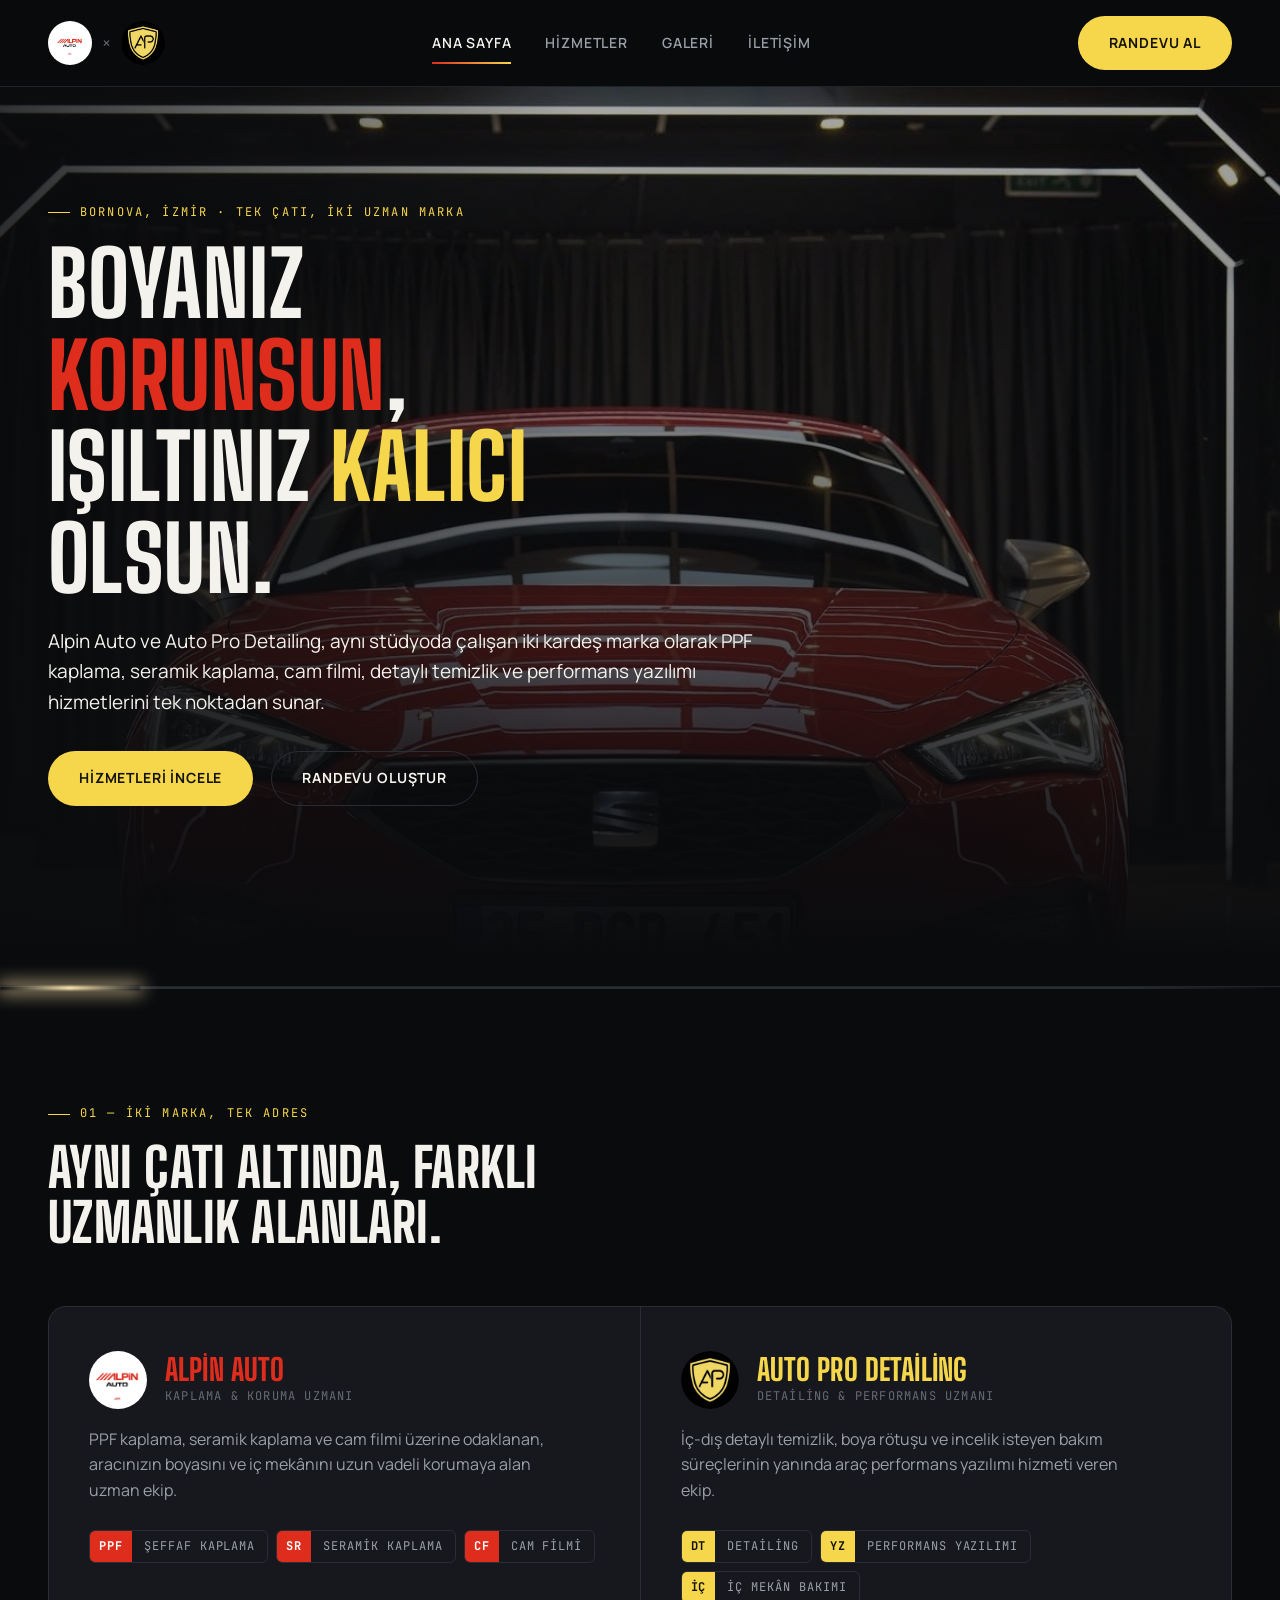
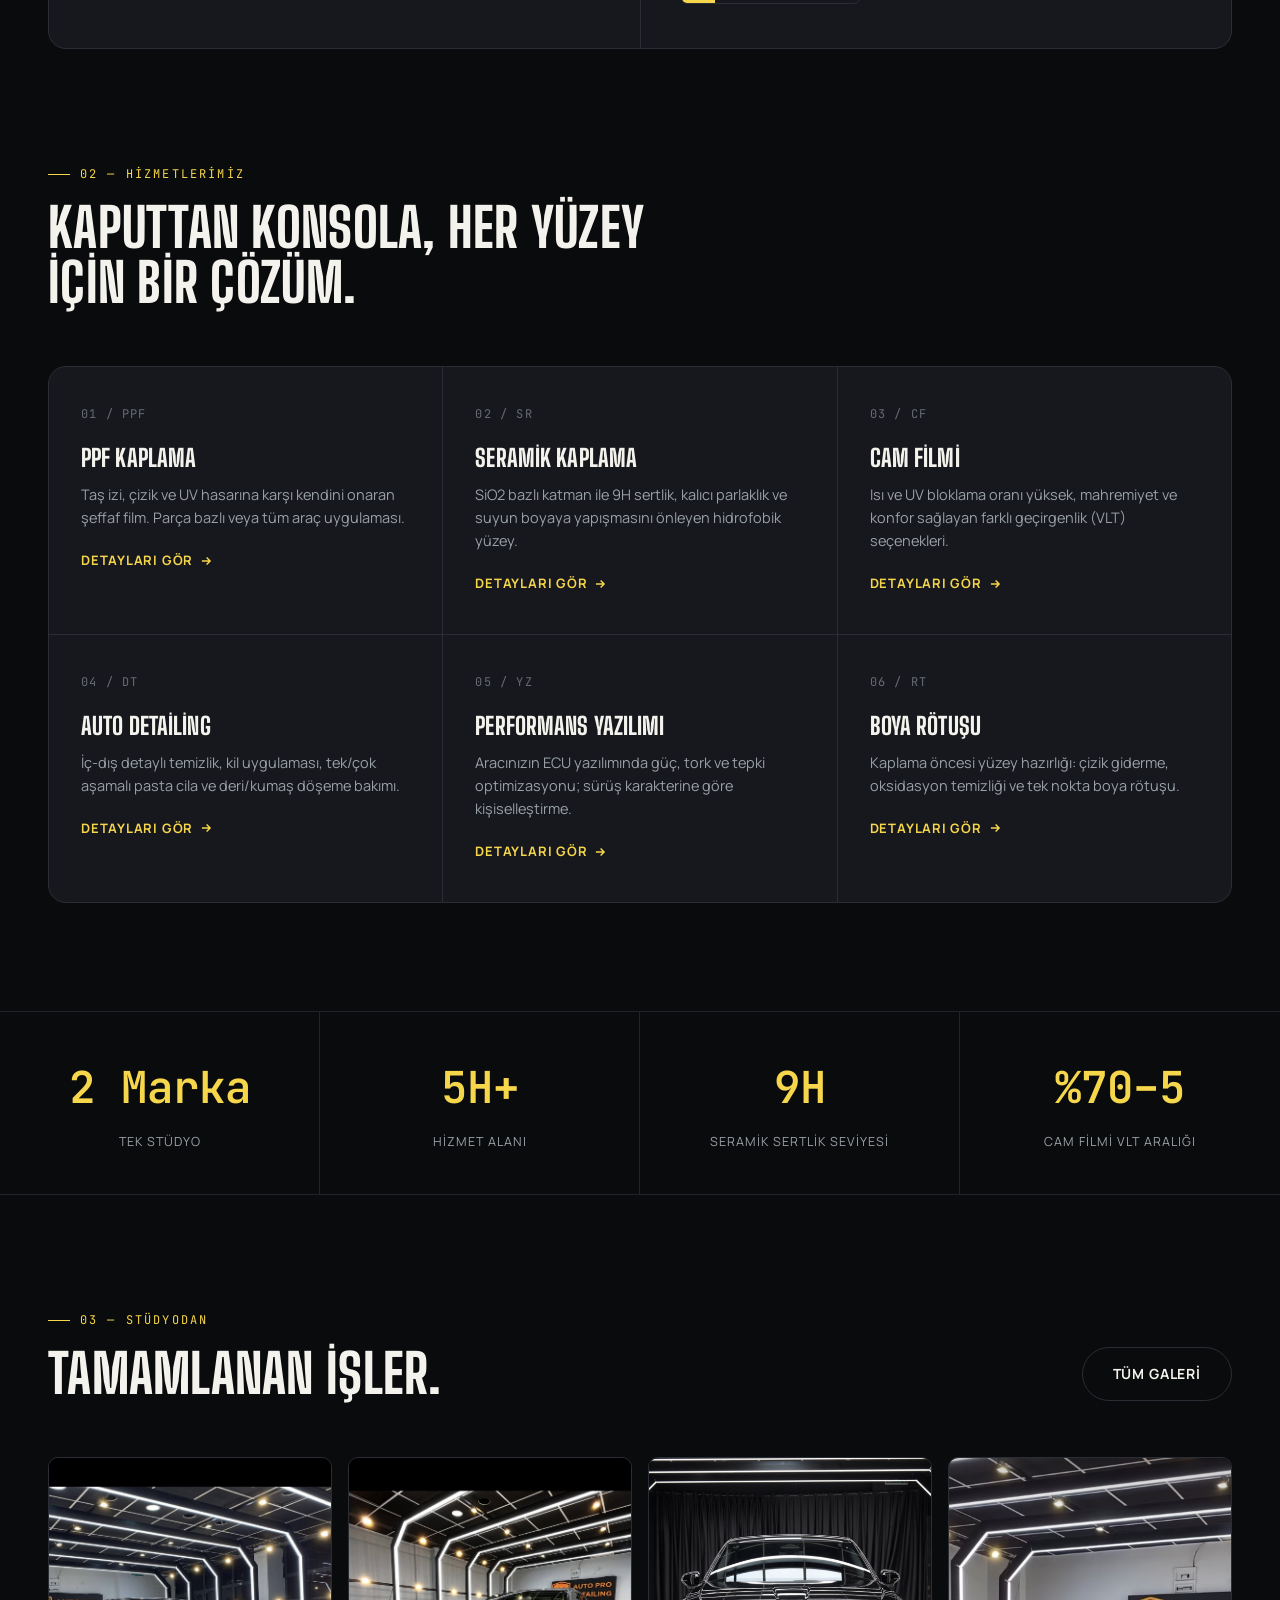
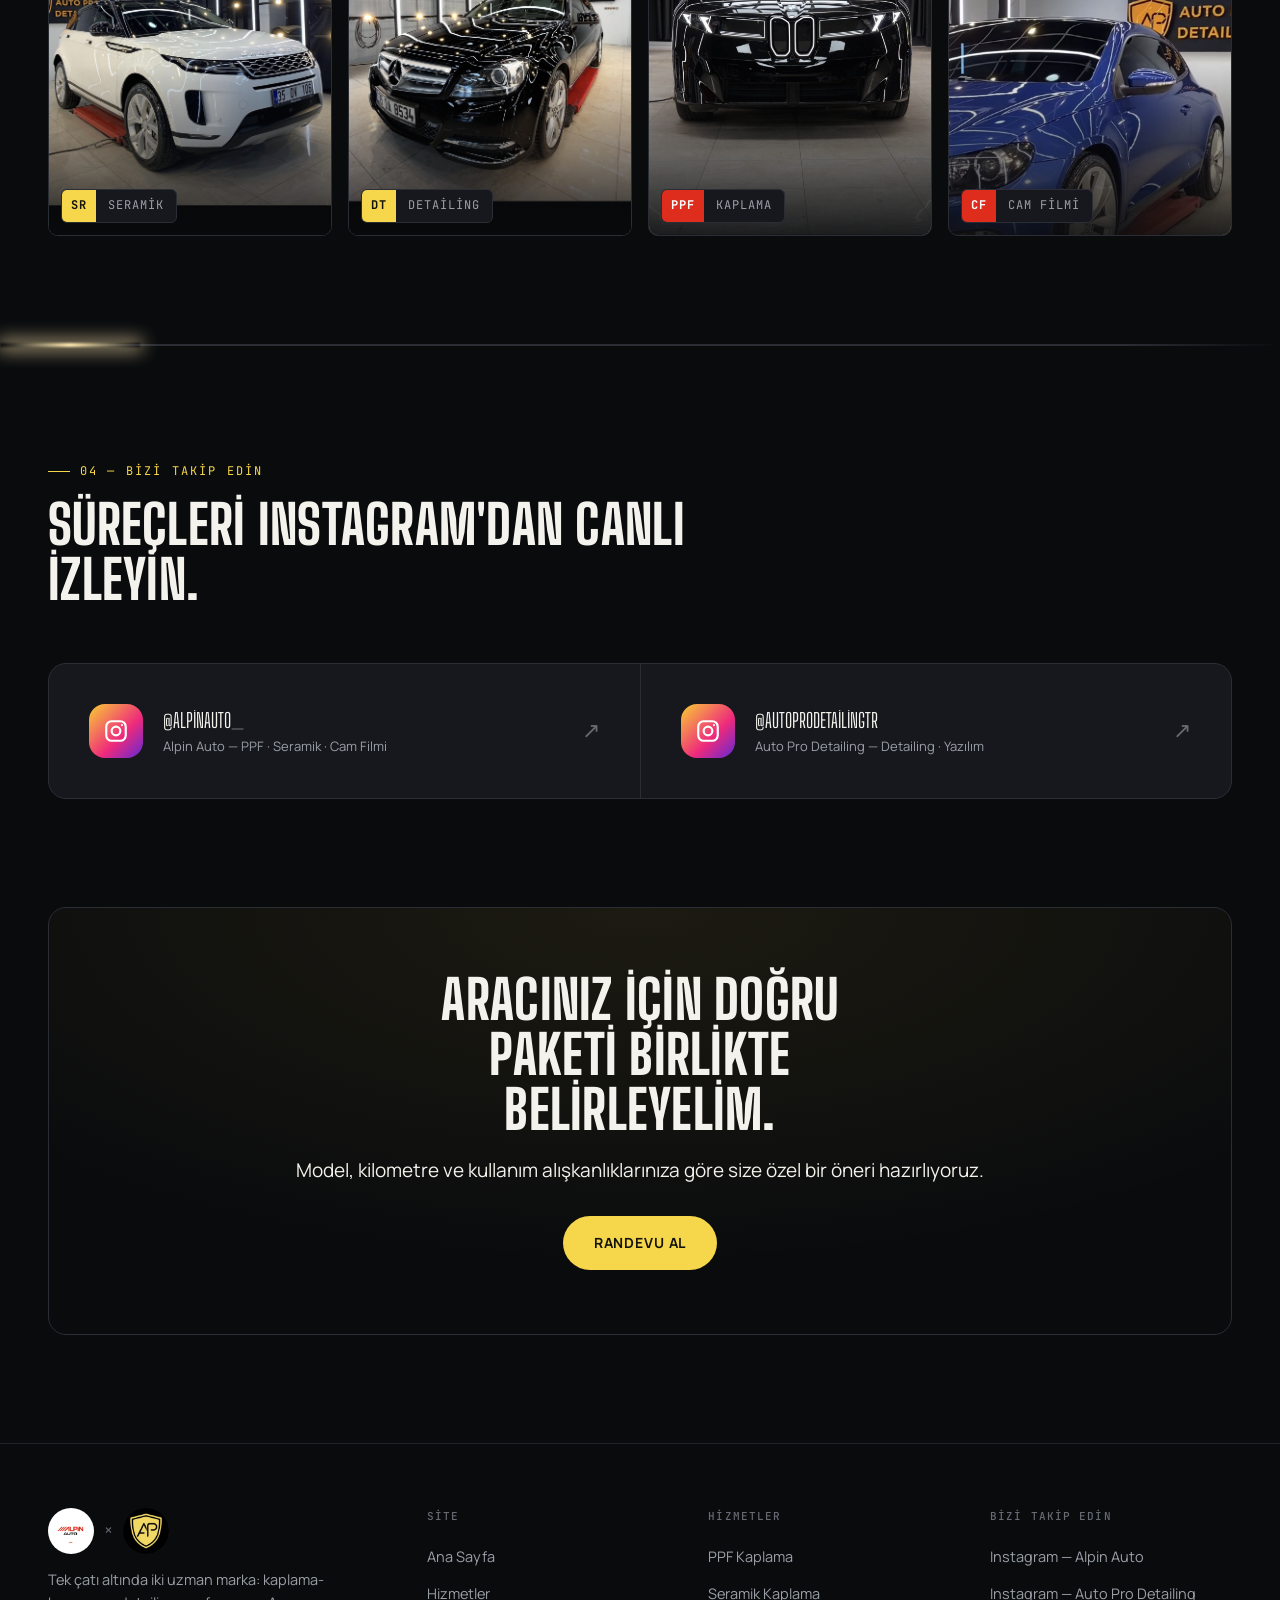
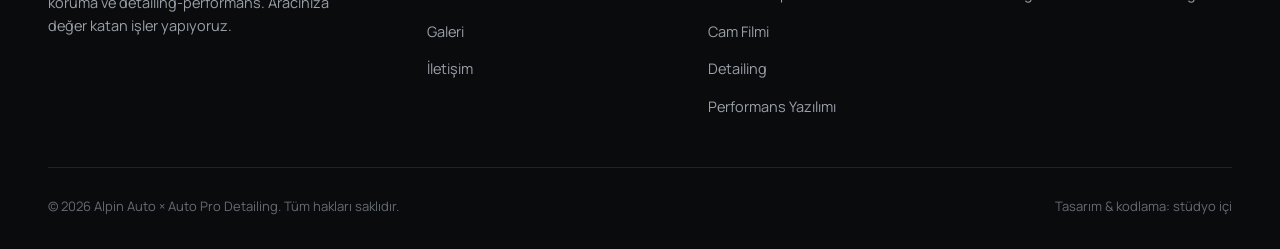
<file: index.html>
<!DOCTYPE html>
<html lang="tr">
<head>
<meta charset="UTF-8">
<meta name="viewport" content="width=device-width, initial-scale=1.0">
<title>PPF, Seramik Kaplama, Cam Filmi | Alpin Auto × Auto Pro</title>
<meta name="description" content="İzmir Bornova'da PPF kaplama, seramik kaplama, cam filmi, auto detailing ve performans yazılımı. Alpin Auto ve Auto Pro Detailing tek çatı altında hizmetinizde.">
<meta name="keywords" content="PPF kaplama İzmir, seramik kaplama İzmir, cam filmi Bornova, auto detailing İzmir, oto yazılım İzmir, Alpin Auto, Auto Pro Detailing">
<link rel="canonical" href="https://www.alpinautopro.com/">
<meta name="robots" content="index, follow">
<meta name="author" content="Alpin Auto × Auto Pro Detailing">
<meta property="og:type" content="website">
<meta property="og:locale" content="tr_TR">
<meta property="og:site_name" content="Alpin Auto × Auto Pro Detailing">
<meta property="og:title" content="PPF, Seramik Kaplama, Cam Filmi | Alpin Auto × Auto Pro">
<meta property="og:description" content="İzmir Bornova'da PPF kaplama, seramik kaplama, cam filmi, auto detailing ve performans yazılımı. Alpin Auto ve Auto Pro Detailing tek çatı altında hizmetinizde.">
<meta property="og:image" content="https://www.alpinautopro.com/gallery-rangerover.jpg">
<meta property="og:url" content="https://www.alpinautopro.com/">
<meta name="twitter:card" content="summary_large_image">
<meta name="twitter:title" content="PPF, Seramik Kaplama, Cam Filmi | Alpin Auto × Auto Pro">
<meta name="twitter:description" content="İzmir Bornova'da PPF kaplama, seramik kaplama, cam filmi, auto detailing ve performans yazılımı. Alpin Auto ve Auto Pro Detailing tek çatı altında hizmetinizde.">
<meta name="twitter:image" content="https://www.alpinautopro.com/gallery-rangerover.jpg">
<link rel="icon" href="/favicon.ico" sizes="any">
<link rel="icon" type="image/png" sizes="32x32" href="/favicon-32.png">
<link rel="icon" type="image/png" sizes="192x192" href="/favicon-192.png">
<link rel="apple-touch-icon" href="/favicon-180.png">
<meta name="theme-color" content="#0a0b0d">
<link rel="preconnect" href="https://fonts.googleapis.com">
<link rel="preconnect" href="https://fonts.gstatic.com" crossorigin>
<link href="https://fonts.googleapis.com/css2?family=Big+Shoulders+Display:wght@600;700;800;900&family=Manrope:wght@400;500;600;700;800&family=JetBrains+Mono:wght@400;500;600&display=swap" rel="stylesheet">
<link rel="stylesheet" href="/style.css?v=2">
<script type="application/ld+json">
{
  "@context": "https://schema.org",
  "@graph": [
    {
      "@type": "AutomotiveBusiness",
      "@id": "https://www.alpinautopro.com/#alpin-auto",
      "name": "Alpin Auto",
      "alternateName": "Alpin Auto Bakım Kaplama Merkezi",
      "description": "PPF kaplama, seramik kaplama ve cam filmi uygulayan araç bakım ve koruma merkezi.",
      "image": "https://www.alpinautopro.com/alpin-logo.png",
      "url": "https://www.alpinautopro.com/",
      "telephone": "+905545435295",
      "priceRange": "₺₺",
      "address": {
        "@type": "PostalAddress",
        "streetAddress": "1765. Sokak, Mevlana Mah.",
        "addressLocality": "Bornova",
        "addressRegion": "İzmir",
        "addressCountry": "TR"
      },
      "areaServed": "İzmir",
      "openingHoursSpecification": {
        "@type": "OpeningHoursSpecification",
        "dayOfWeek": ["Monday","Tuesday","Wednesday","Thursday","Friday","Saturday"],
        "opens": "09:00",
        "closes": "19:00"
      },
      "sameAs": ["https://instagram.com/alpinauto_"],
      "makesOffer": [
        {"@type": "Offer", "itemOffered": {"@type": "Service", "name": "PPF Kaplama"}},
        {"@type": "Offer", "itemOffered": {"@type": "Service", "name": "Seramik Kaplama"}},
        {"@type": "Offer", "itemOffered": {"@type": "Service", "name": "Cam Filmi"}}
      ]
    },
    {
      "@type": "AutomotiveBusiness",
      "@id": "https://www.alpinautopro.com/#auto-pro-detailing",
      "name": "Auto Pro Detailing",
      "description": "Auto detailing ve araç performans yazılımı hizmeti veren bakım merkezi.",
      "image": "https://www.alpinautopro.com/autopro-logo.png",
      "url": "https://www.alpinautopro.com/",
      "telephone": "+905539734616",
      "priceRange": "₺₺",
      "address": {
        "@type": "PostalAddress",
        "streetAddress": "1765. Sokak, Mevlana Mah.",
        "addressLocality": "Bornova",
        "addressRegion": "İzmir",
        "addressCountry": "TR"
      },
      "areaServed": "İzmir",
      "openingHoursSpecification": {
        "@type": "OpeningHoursSpecification",
        "dayOfWeek": ["Monday","Tuesday","Wednesday","Thursday","Friday","Saturday"],
        "opens": "09:00",
        "closes": "19:00"
      },
      "sameAs": ["https://instagram.com/autoprodetailingtr"],
      "makesOffer": [
        {"@type": "Offer", "itemOffered": {"@type": "Service", "name": "Auto Detailing"}},
        {"@type": "Offer", "itemOffered": {"@type": "Service", "name": "Performans Yazılımı (ECU Optimizasyonu)"}}
      ]
    }
  ]
}
</script>
</head>
<body>

<header class="topbar">
  <div class="topbar-inner">
    <a href="/index.html" class="brandmark-logos">
      <img src="/alpin-logo.png" alt="Alpin Auto logosu" class="logo-alpin">
      <span class="divider-x">×</span>
      <img src="/autopro-logo.png" alt="Auto Pro Detailing logosu" class="logo-autopro">
    </a>
    <nav class="nav-links" id="navLinks">
      <a href="/index.html" data-page="index.html">Ana Sayfa</a>
      <a href="/hizmetler.html" data-page="hizmetler.html">Hizmetler</a>
      <a href="/galeri.html" data-page="galeri.html">Galeri</a>
      <a href="/iletisim.html" data-page="iletisim.html">İletişim</a>
    </nav>
    <a href="/iletisim.html" class="btn nav-cta">Randevu Al</a>
    <button class="nav-toggle" aria-label="Menüyü aç" aria-expanded="false">
      <span></span><span></span><span></span>
    </button>
  </div>
</header>

<!-- HERO -->
<section class="hero">
  <div class="hero-bg" style="background-image:url('/gallery-bmw.jpg');"></div>
  <div class="hero-inner">
    <span class="eyebrow">Bornova, İzmir · Tek Çatı, İki Uzman Marka</span>
    <h1>Boyanız <span class="hl-a">korunsun</span>,<br>ışıltınız <span class="hl-p">kalıcı</span> olsun.</h1>
    <p class="lead">Alpin Auto ve Auto Pro Detailing, aynı stüdyoda çalışan iki kardeş marka olarak PPF kaplama, seramik kaplama, cam filmi, detaylı temizlik ve performans yazılımı hizmetlerini tek noktadan sunar.</p>
    <div class="hero-foot">
      <a href="/hizmetler.html" class="btn btn-primary">Hizmetleri İncele</a>
      <a href="/iletisim.html" class="btn btn-ghost">Randevu Oluştur</a>
    </div>
  </div>
</section>

<div class="light-rail"></div>

<!-- MARKA TANITIMI -->
<section>
  <div class="container">
    <div class="section-head reveal">
      <span class="eyebrow">01 — İki Marka, Tek Adres</span>
      <h2>Aynı çatı altında, farklı uzmanlık alanları.</h2>
    </div>

    <div class="brand-strip reveal">
      <div class="brand-card alpin">
        <div class="brand-card-head">
          <img src="/alpin-logo.png" alt="Alpin Auto logosu" style="background:#fff;">
          <div>
            <h3>Alpin Auto</h3>
            <p class="tag">Kaplama &amp; Koruma Uzmanı</p>
          </div>
        </div>
        <p class="desc">PPF kaplama, seramik kaplama ve cam filmi üzerine odaklanan, aracınızın boyasını ve iç mekânını uzun vadeli korumaya alan uzman ekip.</p>
        <div class="brand-services">
          <span class="plate-tag alpin"><span>PPF</span><span>Şeffaf Kaplama</span></span>
          <span class="plate-tag alpin"><span>SR</span><span>Seramik Kaplama</span></span>
          <span class="plate-tag alpin"><span>CF</span><span>Cam Filmi</span></span>
        </div>
      </div>
      <div class="brand-card autopro">
        <div class="brand-card-head">
          <img src="/autopro-logo.png" alt="Auto Pro Detailing logosu">
          <div>
            <h3>Auto Pro Detailing</h3>
            <p class="tag">Detailing &amp; Performans Uzmanı</p>
          </div>
        </div>
        <p class="desc">İç-dış detaylı temizlik, boya rötuşu ve incelik isteyen bakım süreçlerinin yanında araç performans yazılımı hizmeti veren ekip.</p>
        <div class="brand-services">
          <span class="plate-tag autopro"><span>DT</span><span>Detailing</span></span>
          <span class="plate-tag autopro"><span>YZ</span><span>Performans Yazılımı</span></span>
          <span class="plate-tag autopro"><span>İÇ</span><span>İç Mekân Bakımı</span></span>
        </div>
      </div>
    </div>
  </div>
</section>

<!-- HİZMETLER GRID -->
<section style="padding-top:0;">
  <div class="container">
    <div class="section-head reveal">
      <span class="eyebrow">02 — Hizmetlerimiz</span>
      <h2>Kaputtan konsola, her yüzey için bir çözüm.</h2>
    </div>

    <div class="services-grid reveal">
      <div class="service-card">
        <span class="num">01 / PPF</span>
        <h4>PPF Kaplama</h4>
        <p>Taş izi, çizik ve UV hasarına karşı kendini onaran şeffaf film. Parça bazlı veya tüm araç uygulaması.</p>
        <a href="/hizmetler.html#ppf" class="more">Detayları gör <svg width="14" height="14" viewBox="0 0 24 24" fill="none" stroke="currentColor" stroke-width="2.5"><path d="M5 12h14M13 6l6 6-6 6"/></svg></a>
      </div>
      <div class="service-card">
        <span class="num">02 / SR</span>
        <h4>Seramik Kaplama</h4>
        <p>SiO2 bazlı katman ile 9H sertlik, kalıcı parlaklık ve suyun boyaya yapışmasını önleyen hidrofobik yüzey.</p>
        <a href="/hizmetler.html#seramik" class="more">Detayları gör <svg width="14" height="14" viewBox="0 0 24 24" fill="none" stroke="currentColor" stroke-width="2.5"><path d="M5 12h14M13 6l6 6-6 6"/></svg></a>
      </div>
      <div class="service-card">
        <span class="num">03 / CF</span>
        <h4>Cam Filmi</h4>
        <p>Isı ve UV bloklama oranı yüksek, mahremiyet ve konfor sağlayan farklı geçirgenlik (VLT) seçenekleri.</p>
        <a href="/hizmetler.html#cam-filmi" class="more">Detayları gör <svg width="14" height="14" viewBox="0 0 24 24" fill="none" stroke="currentColor" stroke-width="2.5"><path d="M5 12h14M13 6l6 6-6 6"/></svg></a>
      </div>
      <div class="service-card">
        <span class="num">04 / DT</span>
        <h4>Auto Detailing</h4>
        <p>İç-dış detaylı temizlik, kil uygulaması, tek/çok aşamalı pasta cila ve deri/kumaş döşeme bakımı.</p>
        <a href="/hizmetler.html#detailing" class="more">Detayları gör <svg width="14" height="14" viewBox="0 0 24 24" fill="none" stroke="currentColor" stroke-width="2.5"><path d="M5 12h14M13 6l6 6-6 6"/></svg></a>
      </div>
      <div class="service-card">
        <span class="num">05 / YZ</span>
        <h4>Performans Yazılımı</h4>
        <p>Aracınızın ECU yazılımında güç, tork ve tepki optimizasyonu; sürüş karakterine göre kişiselleştirme.</p>
        <a href="/hizmetler.html#yazilim" class="more">Detayları gör <svg width="14" height="14" viewBox="0 0 24 24" fill="none" stroke="currentColor" stroke-width="2.5"><path d="M5 12h14M13 6l6 6-6 6"/></svg></a>
      </div>
      <div class="service-card">
        <span class="num">06 / RT</span>
        <h4>Boya Rötuşu</h4>
        <p>Kaplama öncesi yüzey hazırlığı: çizik giderme, oksidasyon temizliği ve tek nokta boya rötuşu.</p>
        <a href="/hizmetler.html#detailing" class="more">Detayları gör <svg width="14" height="14" viewBox="0 0 24 24" fill="none" stroke="currentColor" stroke-width="2.5"><path d="M5 12h14M13 6l6 6-6 6"/></svg></a>
      </div>
    </div>
  </div>
</section>

<!-- İSTATİSTİK ŞERİDİ -->
<div class="stat-strip reveal">
  <div class="stat-item"><span class="num">2 Marka</span><span class="label">Tek Stüdyo</span></div>
  <div class="stat-item"><span class="num">5H+</span><span class="label">Hizmet Alanı</span></div>
  <div class="stat-item"><span class="num">9H</span><span class="label">Seramik Sertlik Seviyesi</span></div>
  <div class="stat-item"><span class="num">%70–5</span><span class="label">Cam Filmi VLT Aralığı</span></div>
</div>

<!-- GALERİ ÖNİZLEME -->
<section>
  <div class="container">
    <div class="section-head reveal" style="display:flex; align-items:flex-end; justify-content:space-between; gap:24px; max-width:none;">
      <div>
        <span class="eyebrow">03 — Stüdyodan</span>
        <h2>Tamamlanan işler.</h2>
      </div>
      <a href="/galeri.html" class="btn btn-ghost" style="flex-shrink:0;">Tüm Galeri</a>
    </div>

    <div class="gallery-grid reveal">
      <div class="gallery-item">
        <img src="/gallery-rangerover.jpg" alt="Range Rover Evoque - seramik kaplama sonrası, Auto Pro Detailing stüdyosu">
        <span class="tag plate-tag autopro"><span>SR</span><span>Seramik</span></span>
      </div>
      <div class="gallery-item">
        <img src="/gallery-mercedes.jpg" alt="Mercedes C Serisi - detaylı cila ve seramik kaplama sonrası">
        <span class="tag plate-tag autopro"><span>DT</span><span>Detailing</span></span>
      </div>
      <div class="gallery-item">
        <img src="/gallery-seat.jpg" alt="Seat Leon Cupra - PPF kaplama sonrası parlaklık">
        <span class="tag plate-tag alpin"><span>PPF</span><span>Kaplama</span></span>
      </div>
      <div class="gallery-item">
        <img src="/gallery-scirocco.jpg" alt="VW Scirocco - cam filmi uygulaması sonrası">
        <span class="tag plate-tag alpin"><span>CF</span><span>Cam Filmi</span></span>
      </div>
    </div>
  </div>
</section>

<div class="light-rail"></div>

<!-- INSTAGRAM -->
<section>
  <div class="container">
    <div class="section-head reveal">
      <span class="eyebrow">04 — Bizi Takip Edin</span>
      <h2>Süreçleri Instagram'dan canlı izleyin.</h2>
    </div>
    <div class="insta-strip reveal">
      <a class="insta-card" href="https://instagram.com/alpinauto_" target="_blank" rel="noopener">
        <div class="icon"><svg viewBox="0 0 24 24" fill="none" stroke="#fff" stroke-width="2"><rect x="3" y="3" width="18" height="18" rx="5"/><circle cx="12" cy="12" r="4"/><circle cx="17.5" cy="6.5" r="1" fill="#fff" stroke="none"/></svg></div>
        <div>
          <div class="handle">@alpinauto_</div>
          <div class="sub">Alpin Auto — PPF · Seramik · Cam Filmi</div>
        </div>
        <span class="go">↗</span>
      </a>
      <a class="insta-card" href="https://instagram.com/autoprodetailingtr" target="_blank" rel="noopener">
        <div class="icon"><svg viewBox="0 0 24 24" fill="none" stroke="#fff" stroke-width="2"><rect x="3" y="3" width="18" height="18" rx="5"/><circle cx="12" cy="12" r="4"/><circle cx="17.5" cy="6.5" r="1" fill="#fff" stroke="none"/></svg></div>
        <div>
          <div class="handle">@autoprodetailingtr</div>
          <div class="sub">Auto Pro Detailing — Detailing · Yazılım</div>
        </div>
        <span class="go">↗</span>
      </a>
    </div>
  </div>
</section>

<!-- CTA -->
<section style="padding-top:0;">
  <div class="container">
    <div class="reveal" style="border:1px solid var(--border); border-radius:var(--radius-lg); padding:64px 48px; text-align:center; background:radial-gradient(120% 140% at 50% 0%, rgba(246,214,74,0.08), transparent 60%);">
      <h2 style="max-width:16ch; margin:0 auto 18px;">Aracınız için doğru paketi birlikte belirleyelim.</h2>
      <p class="lead" style="margin:0 auto 30px;">Model, kilometre ve kullanım alışkanlıklarınıza göre size özel bir öneri hazırlıyoruz.</p>
      <a href="/iletisim.html" class="btn btn-primary">Randevu Al</a>
    </div>
  </div>
</section>

<footer>
  <div class="container">
    <div class="footer-grid">
      <div class="footer-brand">
        <div class="brandmark-logos">
          <img src="/alpin-logo.png" alt="Alpin Auto logosu" class="logo-alpin">
          <span class="divider-x">×</span>
          <img src="/autopro-logo.png" alt="Auto Pro Detailing logosu" class="logo-autopro">
        </div>
        <p>Tek çatı altında iki uzman marka: kaplama-koruma ve detailing-performans. Aracınıza değer katan işler yapıyoruz.</p>
      </div>
      <div>
        <h5>Site</h5>
        <ul>
          <li><a href="/index.html">Ana Sayfa</a></li>
          <li><a href="/hizmetler.html">Hizmetler</a></li>
          <li><a href="/galeri.html">Galeri</a></li>
          <li><a href="/iletisim.html">İletişim</a></li>
        </ul>
      </div>
      <div>
        <h5>Hizmetler</h5>
        <ul>
          <li><a href="/hizmetler.html#ppf">PPF Kaplama</a></li>
          <li><a href="/hizmetler.html#seramik">Seramik Kaplama</a></li>
          <li><a href="/hizmetler.html#cam-filmi">Cam Filmi</a></li>
          <li><a href="/hizmetler.html#detailing">Detailing</a></li>
          <li><a href="/hizmetler.html#yazilim">Performans Yazılımı</a></li>
        </ul>
      </div>
      <div>
        <h5>Bizi Takip Edin</h5>
        <ul>
          <li><a href="https://instagram.com/alpinauto_" target="_blank" rel="noopener">Instagram — Alpin Auto</a></li>
          <li><a href="https://instagram.com/autoprodetailingtr" target="_blank" rel="noopener">Instagram — Auto Pro Detailing</a></li>
        </ul>
      </div>
    </div>
    <div class="footer-bottom">
      <span>© <span id="year">2026</span> Alpin Auto × Auto Pro Detailing. Tüm hakları saklıdır.</span>
      <span>Tasarım &amp; kodlama: stüdyo içi</span>
    </div>
  </div>
</footer>

<script src="/main.js?v=2"></script>
</body>
</html>
</file>
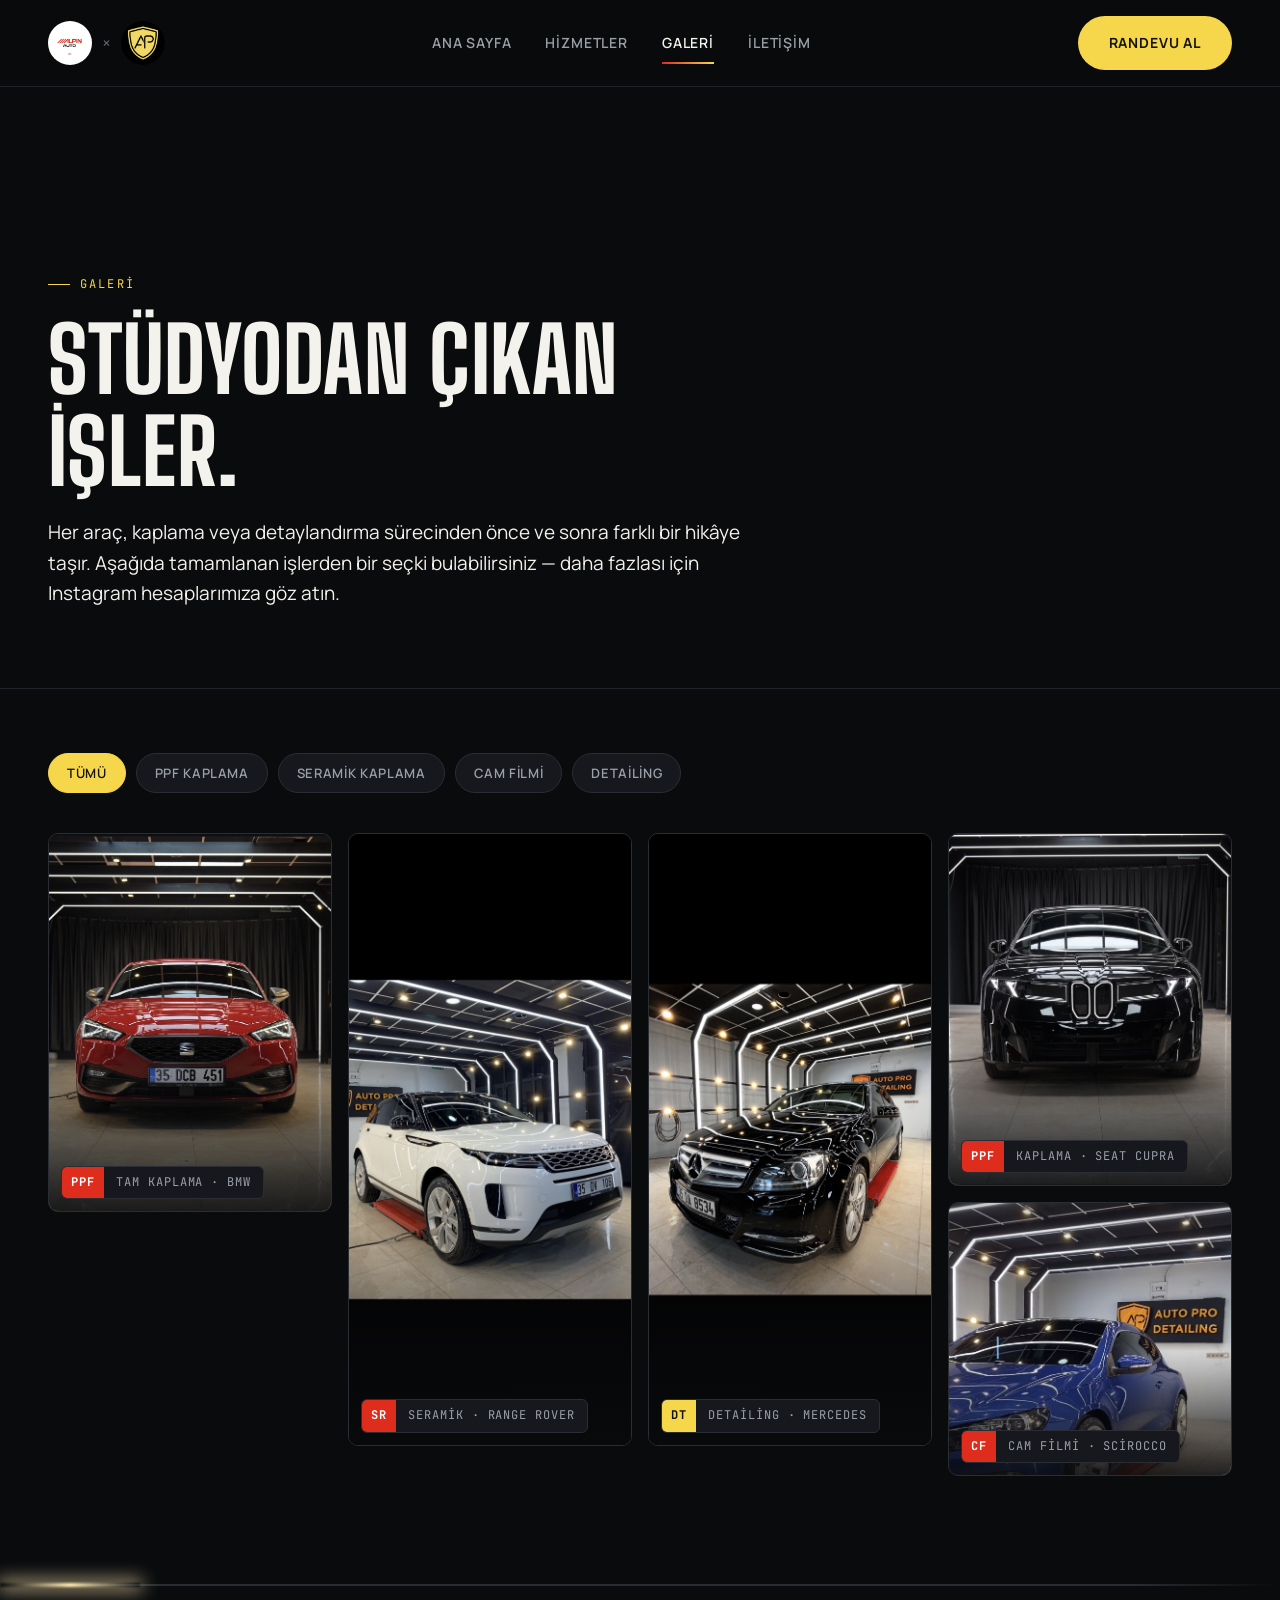
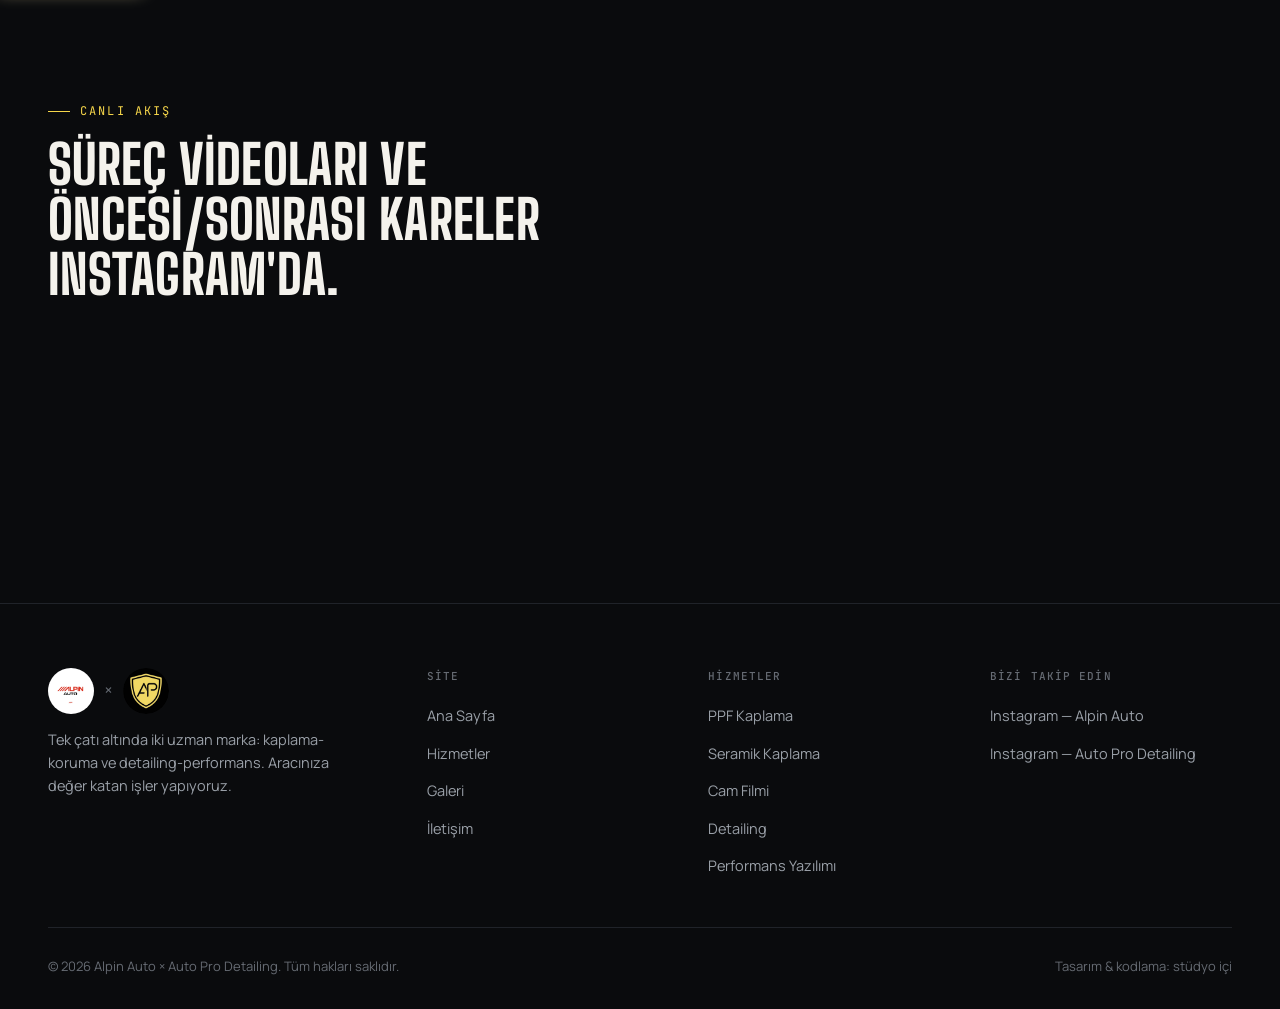
<file: galeri.html>
<!DOCTYPE html>
<html lang="tr">
<head>
<meta charset="UTF-8">
<meta name="viewport" content="width=device-width, initial-scale=1.0">
<title>Galeri — Tamamlanan İşler | Alpin Auto × Auto Pro Detailing</title>
<meta name="description" content="Alpin Auto ve Auto Pro Detailing stüdyosunda tamamlanan PPF kaplama, seramik kaplama, cam filmi ve detailing işlerinden örnekler — Bornova, İzmir.">
<meta name="keywords" content="PPF kaplama örnekleri, seramik kaplama öncesi sonrası, cam filmi galeri, İzmir oto detailing">
<link rel="canonical" href="https://www.alpinautopro.com/galeri.html">
<meta name="robots" content="index, follow">
<meta name="author" content="Alpin Auto × Auto Pro Detailing">
<meta property="og:type" content="website">
<meta property="og:locale" content="tr_TR">
<meta property="og:site_name" content="Alpin Auto × Auto Pro Detailing">
<meta property="og:title" content="Galeri — Tamamlanan PPF, Seramik Kaplama ve Detailing İşleri">
<meta property="og:description" content="Alpin Auto ve Auto Pro Detailing stüdyosunda tamamlanan PPF kaplama, seramik kaplama, cam filmi ve detailing işlerinden örnekler.">
<meta property="og:image" content="https://www.alpinautopro.com/gallery-bmw.jpg">
<meta property="og:url" content="https://www.alpinautopro.com/galeri.html">
<meta name="twitter:card" content="summary_large_image">
<meta name="twitter:title" content="Galeri — Tamamlanan PPF, Seramik Kaplama ve Detailing İşleri">
<meta name="twitter:description" content="Alpin Auto ve Auto Pro Detailing stüdyosunda tamamlanan PPF kaplama, seramik kaplama, cam filmi ve detailing işlerinden örnekler.">
<meta name="twitter:image" content="https://www.alpinautopro.com/gallery-bmw.jpg">
<link rel="icon" href="/favicon.ico" sizes="any">
<link rel="icon" type="image/png" sizes="32x32" href="/favicon-32.png">
<link rel="icon" type="image/png" sizes="192x192" href="/favicon-192.png">
<link rel="apple-touch-icon" href="/favicon-180.png">
<meta name="theme-color" content="#0a0b0d">
<link rel="preconnect" href="https://fonts.googleapis.com">
<link rel="preconnect" href="https://fonts.gstatic.com" crossorigin>
<link href="https://fonts.googleapis.com/css2?family=Big+Shoulders+Display:wght@600;700;800;900&family=Manrope:wght@400;500;600;700;800&family=JetBrains+Mono:wght@400;500;600&display=swap" rel="stylesheet">
<link rel="stylesheet" href="/style.css?v=2">
<script type="application/ld+json">
{
  "@context": "https://schema.org",
  "@graph": [
    {
      "@type": "AutomotiveBusiness",
      "@id": "https://www.alpinautopro.com/#alpin-auto",
      "name": "Alpin Auto",
      "alternateName": "Alpin Auto Bakım Kaplama Merkezi",
      "description": "PPF kaplama, seramik kaplama ve cam filmi uygulayan araç bakım ve koruma merkezi.",
      "image": "https://www.alpinautopro.com/alpin-logo.png",
      "url": "https://www.alpinautopro.com/",
      "telephone": "+905545435295",
      "priceRange": "₺₺",
      "address": {
        "@type": "PostalAddress",
        "streetAddress": "1765. Sokak, Mevlana Mah.",
        "addressLocality": "Bornova",
        "addressRegion": "İzmir",
        "addressCountry": "TR"
      },
      "areaServed": "İzmir",
      "openingHoursSpecification": {
        "@type": "OpeningHoursSpecification",
        "dayOfWeek": ["Monday","Tuesday","Wednesday","Thursday","Friday","Saturday"],
        "opens": "09:00",
        "closes": "19:00"
      },
      "sameAs": ["https://instagram.com/alpinauto_"],
      "makesOffer": [
        {"@type": "Offer", "itemOffered": {"@type": "Service", "name": "PPF Kaplama"}},
        {"@type": "Offer", "itemOffered": {"@type": "Service", "name": "Seramik Kaplama"}},
        {"@type": "Offer", "itemOffered": {"@type": "Service", "name": "Cam Filmi"}}
      ]
    },
    {
      "@type": "AutomotiveBusiness",
      "@id": "https://www.alpinautopro.com/#auto-pro-detailing",
      "name": "Auto Pro Detailing",
      "description": "Auto detailing ve araç performans yazılımı hizmeti veren bakım merkezi.",
      "image": "https://www.alpinautopro.com/autopro-logo.png",
      "url": "https://www.alpinautopro.com/",
      "telephone": "+905539734616",
      "priceRange": "₺₺",
      "address": {
        "@type": "PostalAddress",
        "streetAddress": "1765. Sokak, Mevlana Mah.",
        "addressLocality": "Bornova",
        "addressRegion": "İzmir",
        "addressCountry": "TR"
      },
      "areaServed": "İzmir",
      "openingHoursSpecification": {
        "@type": "OpeningHoursSpecification",
        "dayOfWeek": ["Monday","Tuesday","Wednesday","Thursday","Friday","Saturday"],
        "opens": "09:00",
        "closes": "19:00"
      },
      "sameAs": ["https://instagram.com/autoprodetailingtr"],
      "makesOffer": [
        {"@type": "Offer", "itemOffered": {"@type": "Service", "name": "Auto Detailing"}},
        {"@type": "Offer", "itemOffered": {"@type": "Service", "name": "Performans Yazılımı (ECU Optimizasyonu)"}}
      ]
    }
  ]
}
</script>
</head>
<body>

<header class="topbar">
  <div class="topbar-inner">
    <a href="/index.html" class="brandmark-logos">
      <img src="/alpin-logo.png" alt="Alpin Auto logosu" class="logo-alpin">
      <span class="divider-x">×</span>
      <img src="/autopro-logo.png" alt="Auto Pro Detailing logosu" class="logo-autopro">
    </a>
    <nav class="nav-links" id="navLinks">
      <a href="/index.html" data-page="index.html">Ana Sayfa</a>
      <a href="/hizmetler.html" data-page="hizmetler.html">Hizmetler</a>
      <a href="/galeri.html" data-page="galeri.html">Galeri</a>
      <a href="/iletisim.html" data-page="iletisim.html">İletişim</a>
    </nav>
    <a href="/iletisim.html" class="btn nav-cta">Randevu Al</a>
    <button class="nav-toggle" aria-label="Menüyü aç" aria-expanded="false">
      <span></span><span></span><span></span>
    </button>
  </div>
</header>

<section class="page-hero">
  <div class="container">
    <span class="eyebrow">Galeri</span>
    <h1 style="max-width:18ch;">Stüdyodan çıkan işler.</h1>
    <p class="lead">Her araç, kaplama veya detaylandırma sürecinden önce ve sonra farklı bir hikâye taşır. Aşağıda tamamlanan işlerden bir seçki bulabilirsiniz — daha fazlası için Instagram hesaplarımıza göz atın.</p>
  </div>
</section>

<section style="padding-top:64px;">
  <div class="container">
    <div class="filter-bar reveal">
      <button class="filter-btn active" data-filter="all">Tümü</button>
      <button class="filter-btn" data-filter="ppf">PPF Kaplama</button>
      <button class="filter-btn" data-filter="seramik">Seramik Kaplama</button>
      <button class="filter-btn" data-filter="cam-filmi">Cam Filmi</button>
      <button class="filter-btn" data-filter="detailing">Detailing</button>
    </div>

    <div class="masonry reveal">
      <div class="gallery-item" data-category="ppf">
        <img src="/gallery-bmw.jpg" alt="BMW - PPF tam kaplama sonrası, stüdyo ışıklandırmasında ayna gibi yüzey">
        <span class="tag plate-tag alpin"><span>PPF</span><span>Tam Kaplama · BMW</span></span>
      </div>
      <div class="gallery-item" data-category="seramik">
        <img src="/gallery-rangerover.jpg" alt="Range Rover Evoque - seramik kaplama sonrası parlak beyaz gövde">
        <span class="tag plate-tag alpin"><span>SR</span><span>Seramik · Range Rover</span></span>
      </div>
      <div class="gallery-item" data-category="detailing">
        <img src="/gallery-mercedes.jpg" alt="Mercedes C Serisi - detaylı cila ve kaplama sonrası siyah gövde">
        <span class="tag plate-tag autopro"><span>DT</span><span>Detailing · Mercedes</span></span>
      </div>
      <div class="gallery-item" data-category="ppf">
        <img src="/gallery-seat.jpg" alt="Seat Leon Cupra - PPF kaplama sonrası kırmızı gövde parlaklığı">
        <span class="tag plate-tag alpin"><span>PPF</span><span>Kaplama · Seat Cupra</span></span>
      </div>
      <div class="gallery-item" data-category="cam-filmi">
        <img src="/gallery-scirocco.jpg" alt="VW Scirocco - cam filmi uygulaması sonrası, Auto Pro Detailing stüdyosu">
        <span class="tag plate-tag alpin"><span>CF</span><span>Cam Filmi · Scirocco</span></span>
      </div>
    </div>
  </div>
</section>

<div class="light-rail"></div>

<section>
  <div class="container">
    <div class="section-head reveal">
      <span class="eyebrow">Canlı Akış</span>
      <h2>Süreç videoları ve öncesi/sonrası kareler Instagram'da.</h2>
    </div>
    <div class="insta-strip reveal">
      <a class="insta-card" href="https://instagram.com/alpinauto_" target="_blank" rel="noopener">
        <div class="icon"><svg viewBox="0 0 24 24" fill="none" stroke="#fff" stroke-width="2"><rect x="3" y="3" width="18" height="18" rx="5"/><circle cx="12" cy="12" r="4"/><circle cx="17.5" cy="6.5" r="1" fill="#fff" stroke="none"/></svg></div>
        <div>
          <div class="handle">@alpinauto_</div>
          <div class="sub">PPF · Seramik · Cam Filmi</div>
        </div>
        <span class="go">↗</span>
      </a>
      <a class="insta-card" href="https://instagram.com/autoprodetailingtr" target="_blank" rel="noopener">
        <div class="icon"><svg viewBox="0 0 24 24" fill="none" stroke="#fff" stroke-width="2"><rect x="3" y="3" width="18" height="18" rx="5"/><circle cx="12" cy="12" r="4"/><circle cx="17.5" cy="6.5" r="1" fill="#fff" stroke="none"/></svg></div>
        <div>
          <div class="handle">@autoprodetailingtr</div>
          <div class="sub">Detailing · Performans Yazılımı</div>
        </div>
        <span class="go">↗</span>
      </a>
    </div>
  </div>
</section>

<footer>
  <div class="container">
    <div class="footer-grid">
      <div class="footer-brand">
        <div class="brandmark-logos">
          <img src="/alpin-logo.png" alt="Alpin Auto logosu" class="logo-alpin">
          <span class="divider-x">×</span>
          <img src="/autopro-logo.png" alt="Auto Pro Detailing logosu" class="logo-autopro">
        </div>
        <p>Tek çatı altında iki uzman marka: kaplama-koruma ve detailing-performans. Aracınıza değer katan işler yapıyoruz.</p>
      </div>
      <div>
        <h5>Site</h5>
        <ul>
          <li><a href="/index.html">Ana Sayfa</a></li>
          <li><a href="/hizmetler.html">Hizmetler</a></li>
          <li><a href="/galeri.html">Galeri</a></li>
          <li><a href="/iletisim.html">İletişim</a></li>
        </ul>
      </div>
      <div>
        <h5>Hizmetler</h5>
        <ul>
          <li><a href="/hizmetler.html#ppf">PPF Kaplama</a></li>
          <li><a href="/hizmetler.html#seramik">Seramik Kaplama</a></li>
          <li><a href="/hizmetler.html#cam-filmi">Cam Filmi</a></li>
          <li><a href="/hizmetler.html#detailing">Detailing</a></li>
          <li><a href="/hizmetler.html#yazilim">Performans Yazılımı</a></li>
        </ul>
      </div>
      <div>
        <h5>Bizi Takip Edin</h5>
        <ul>
          <li><a href="https://instagram.com/alpinauto_" target="_blank" rel="noopener">Instagram — Alpin Auto</a></li>
          <li><a href="https://instagram.com/autoprodetailingtr" target="_blank" rel="noopener">Instagram — Auto Pro Detailing</a></li>
        </ul>
      </div>
    </div>
    <div class="footer-bottom">
      <span>© <span id="year">2026</span> Alpin Auto × Auto Pro Detailing. Tüm hakları saklıdır.</span>
      <span>Tasarım &amp; kodlama: stüdyo içi</span>
    </div>
  </div>
</footer>

<script src="/main.js?v=2"></script>
</body>
</html>
</file>
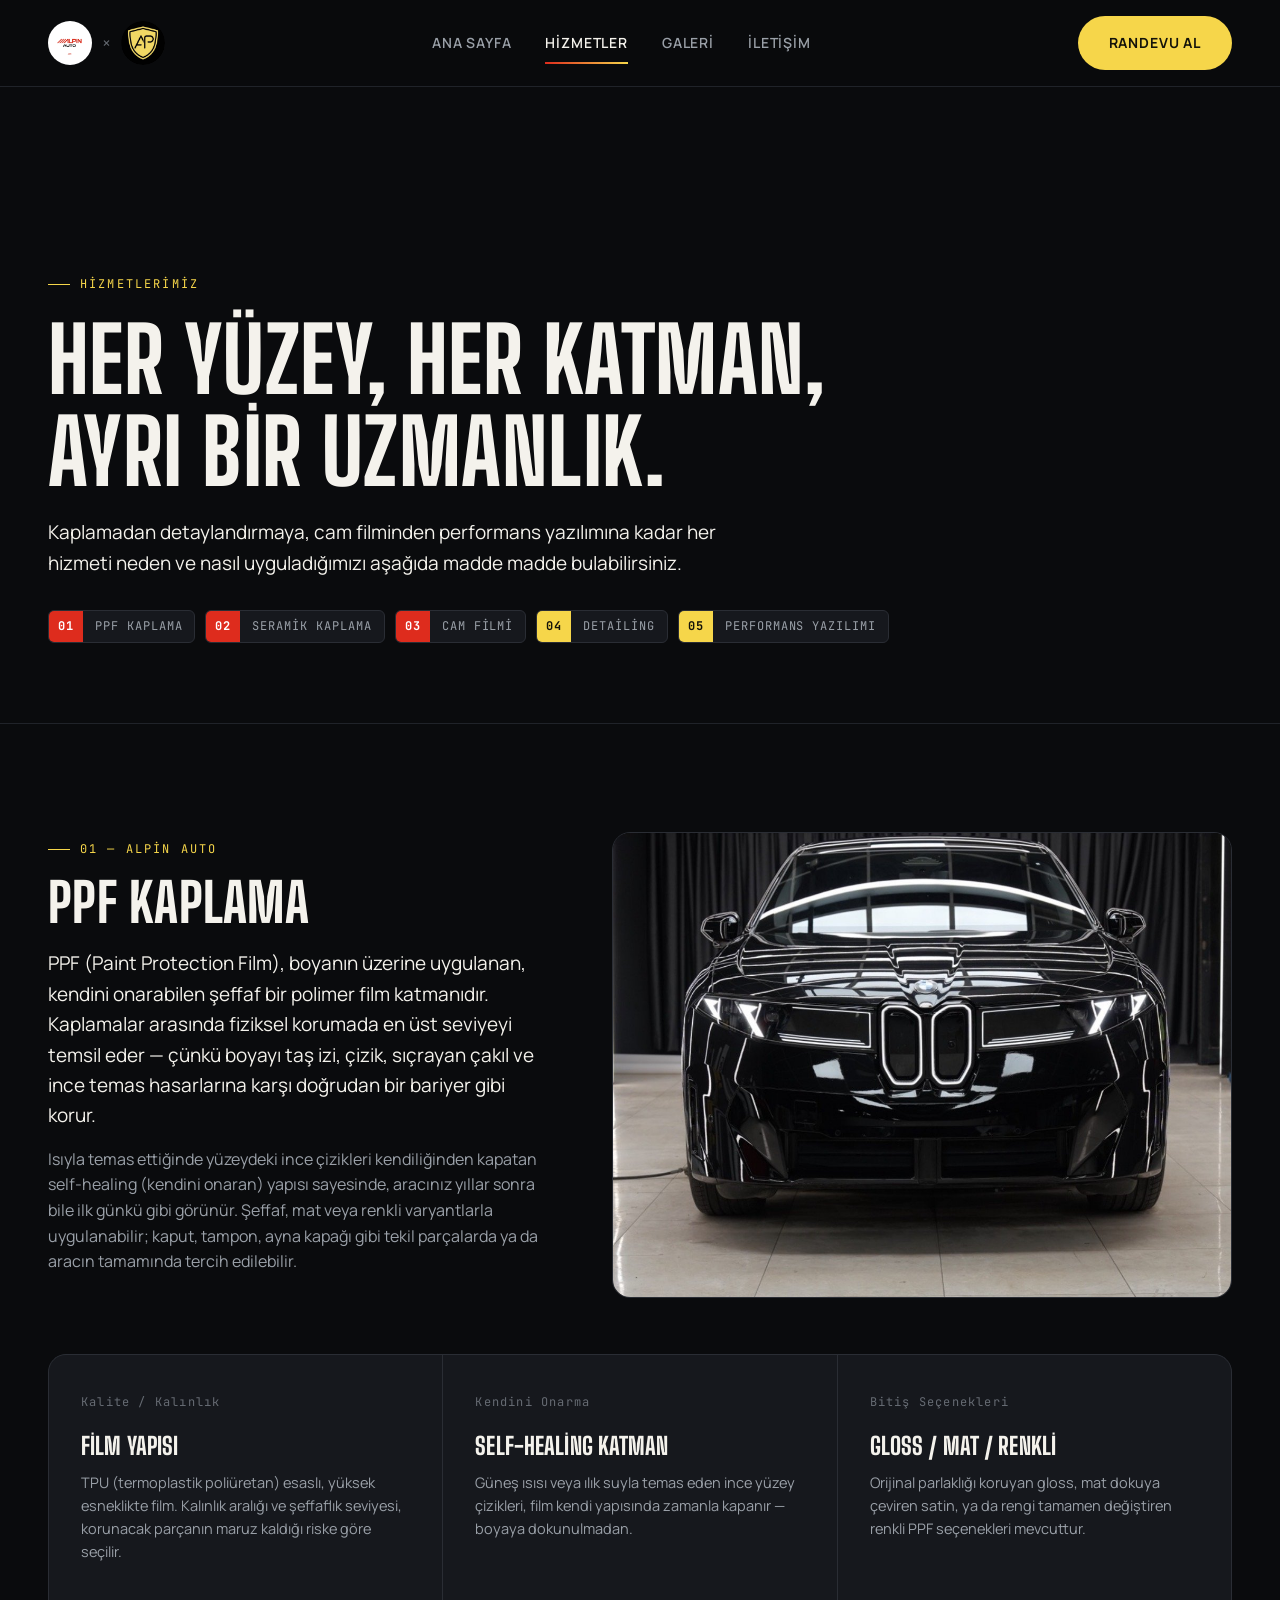
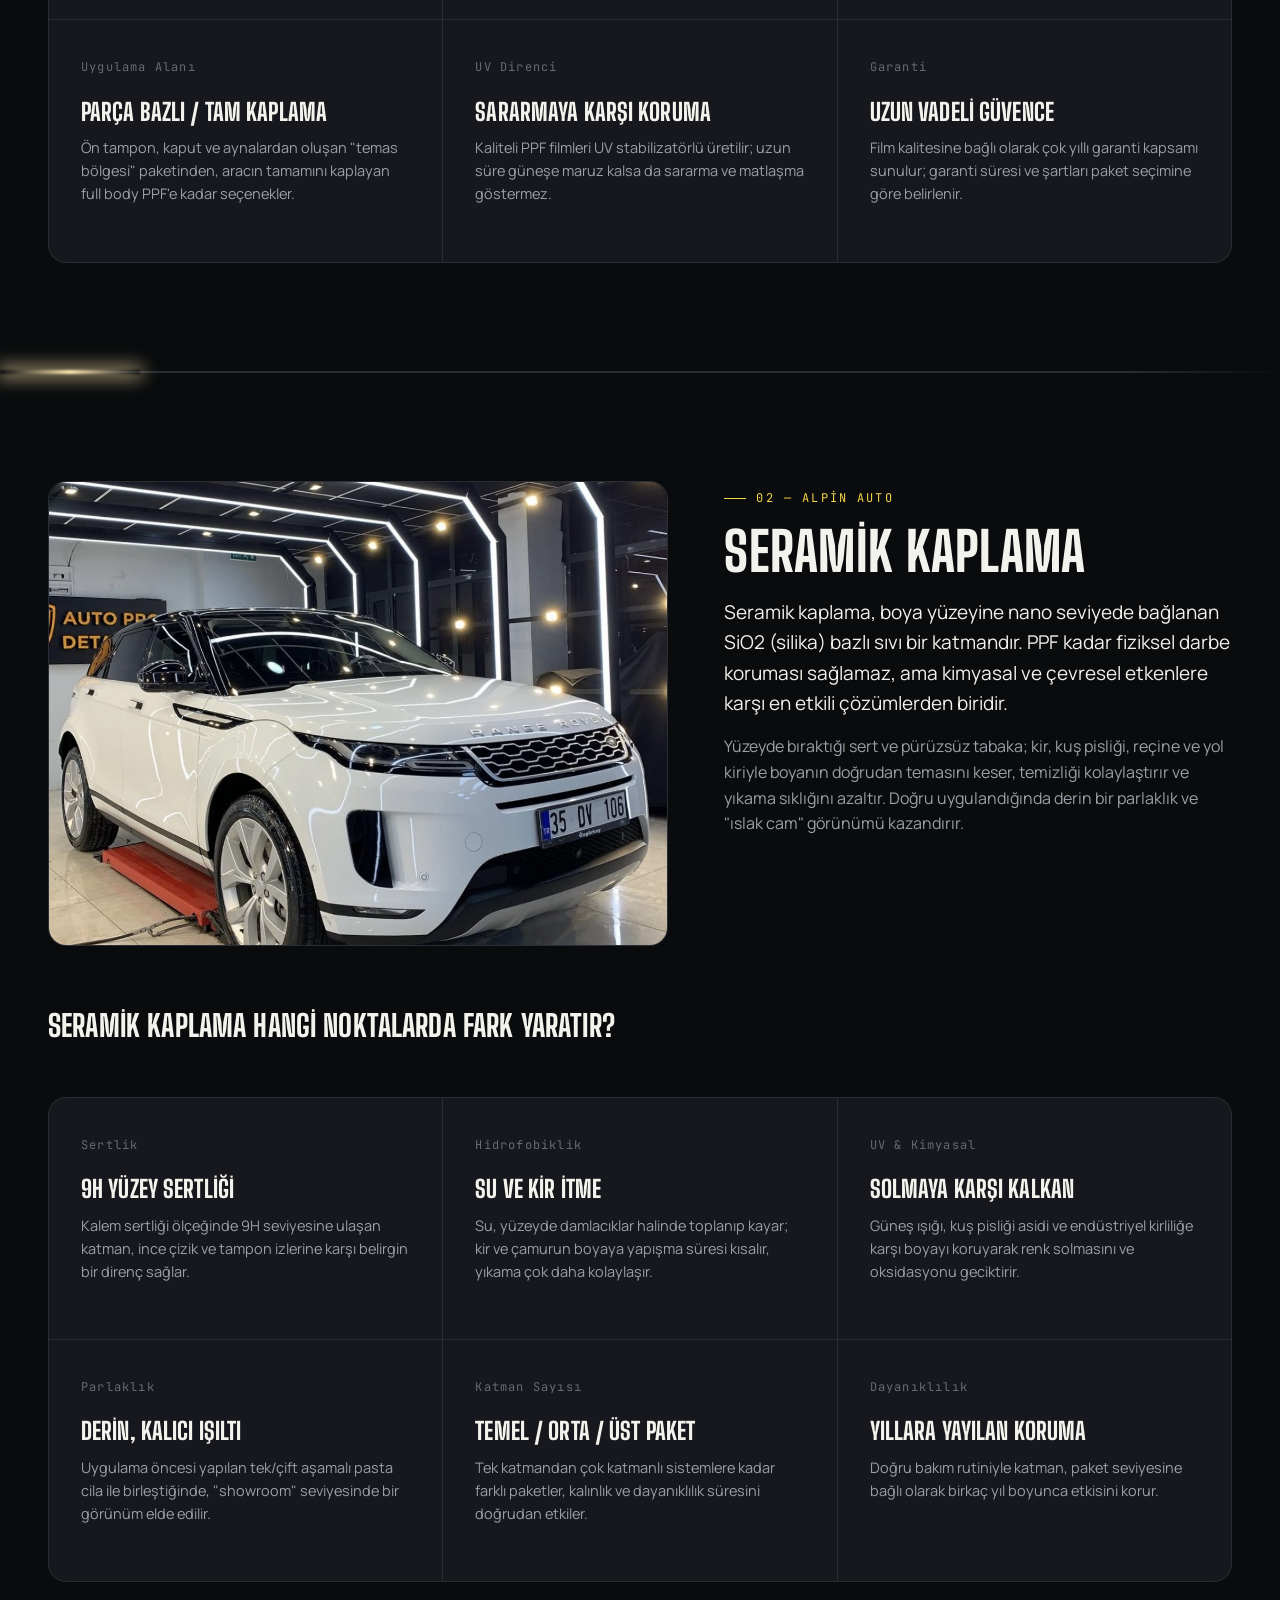
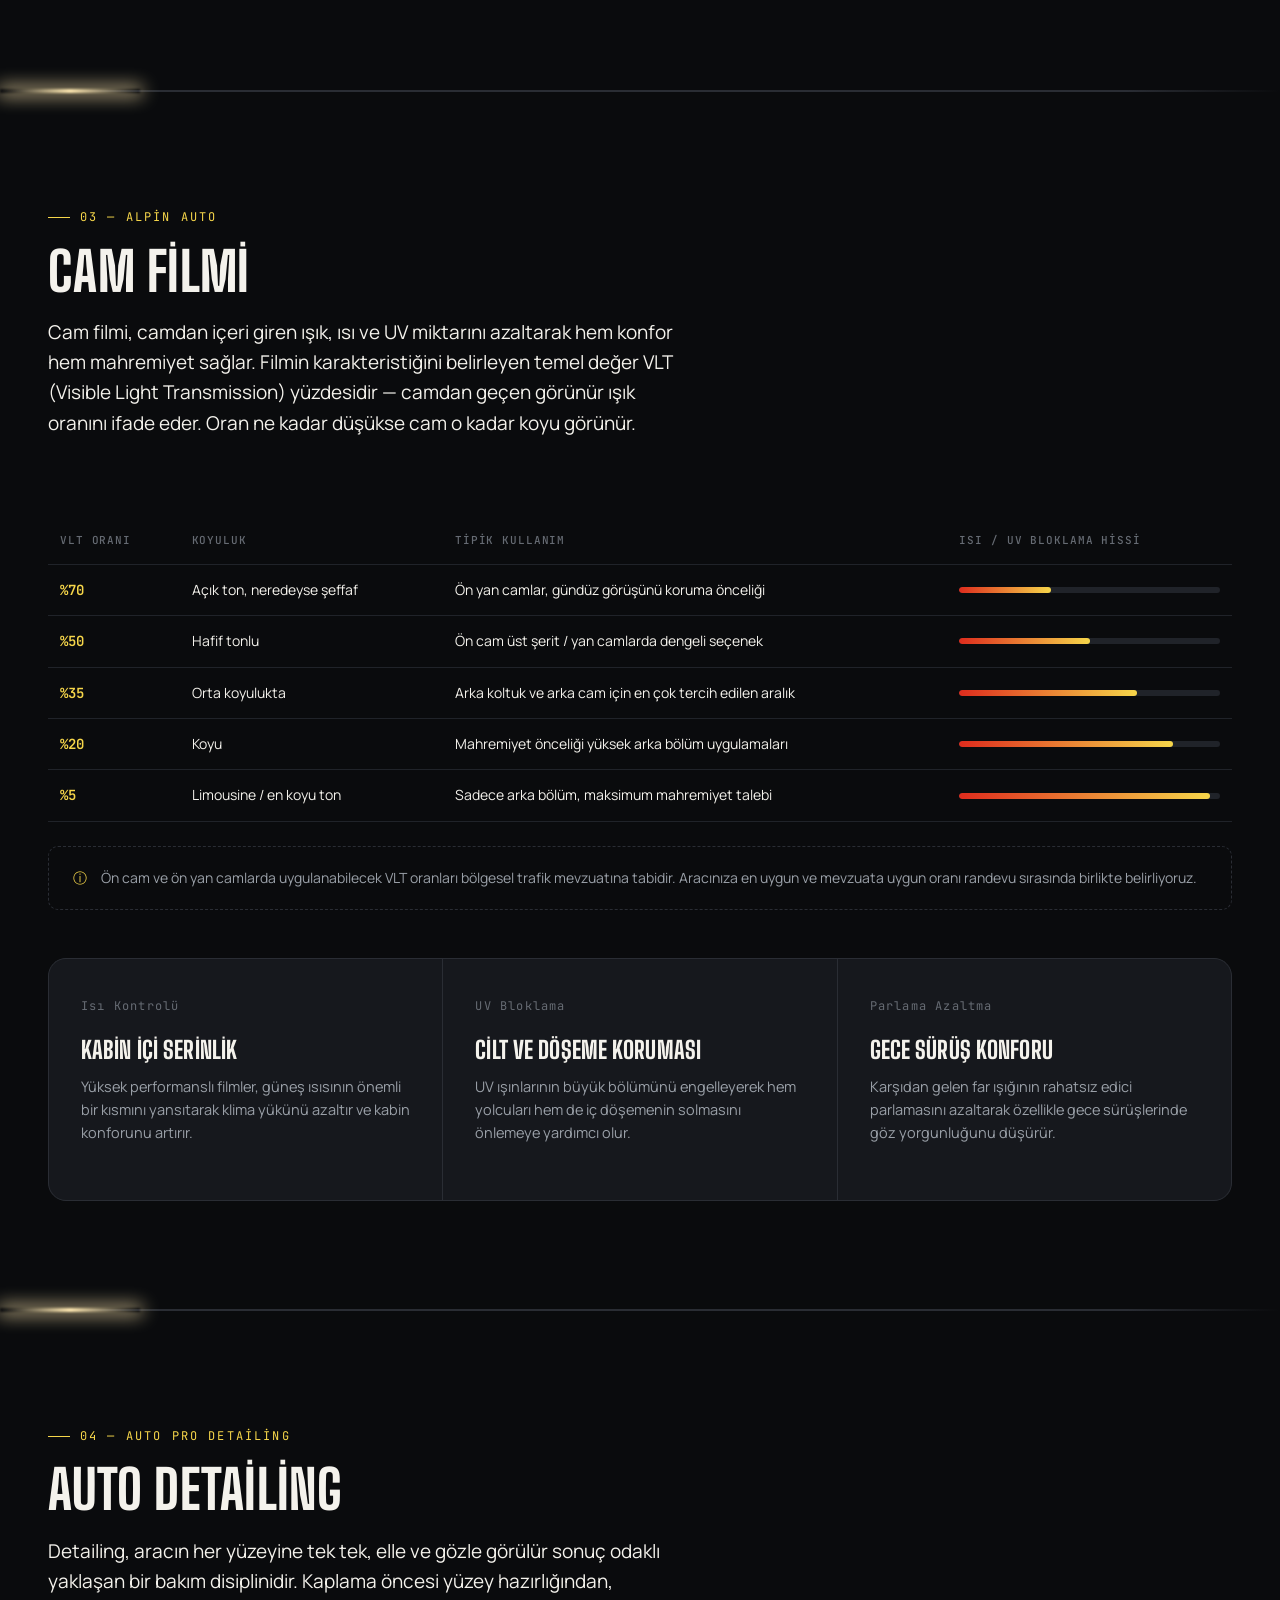
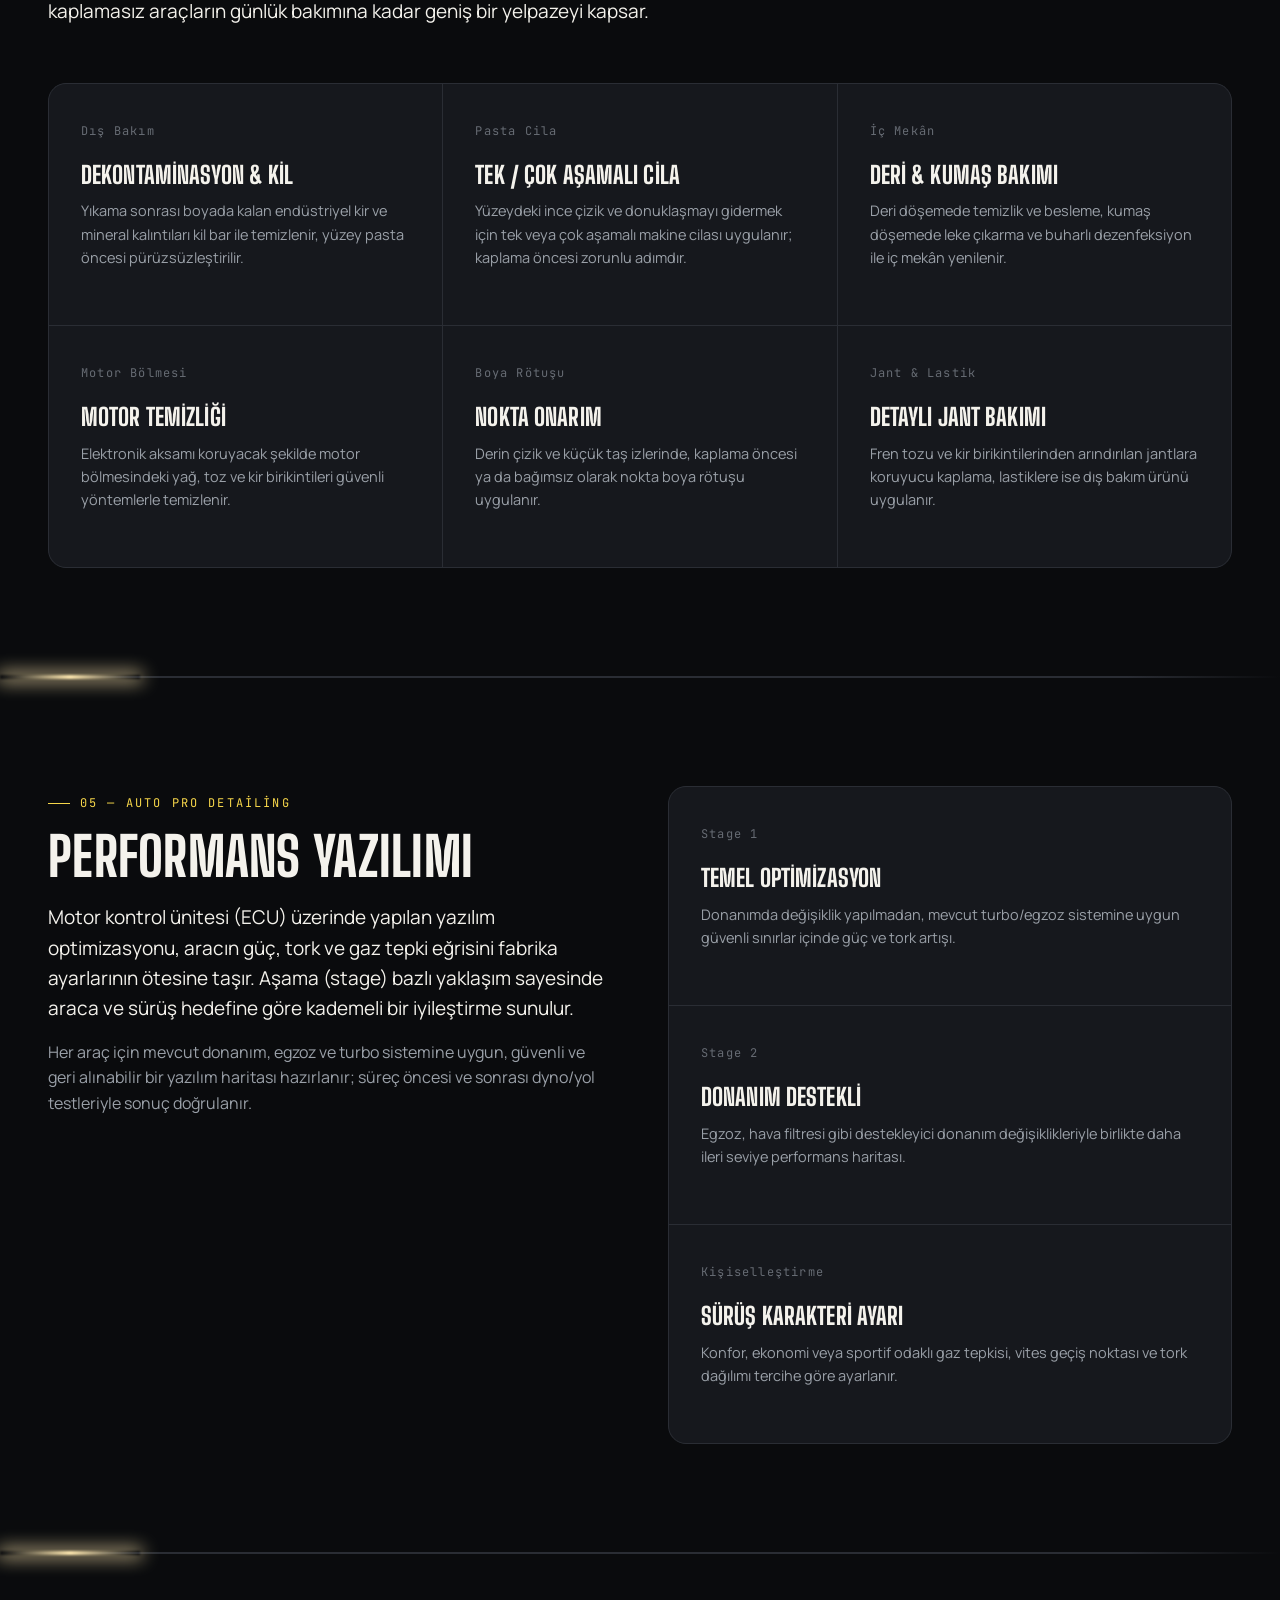
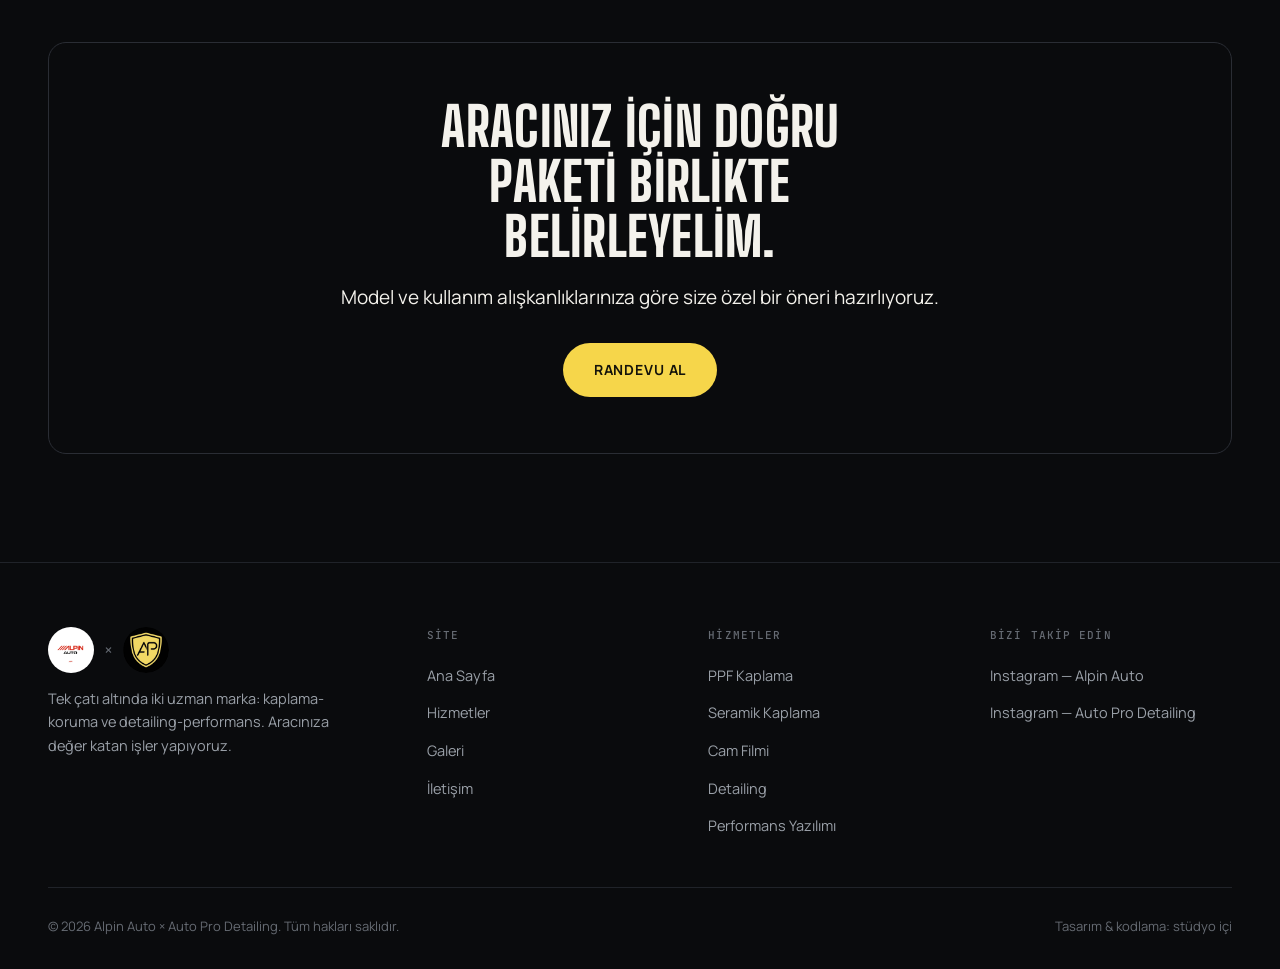
<file: hizmetler.html>
<!DOCTYPE html>
<html lang="tr">
<head>
<meta charset="UTF-8">
<meta name="viewport" content="width=device-width, initial-scale=1.0">
<title>Hizmetlerimiz | Alpin Auto × Auto Pro Detailing</title>
<meta name="description" content="PPF kaplama, seramik kaplama, cam filmi VLT oranları, auto detailing ve ECU performans yazılımı hizmetlerimizin tüm detayları — Bornova, İzmir.">
<meta name="keywords" content="PPF kaplama nedir, seramik kaplama fiyatı, cam filmi oranları, auto detailing, ECU stage 1 stage 2, İzmir oto kaplama">
<link rel="canonical" href="https://www.alpinautopro.com/hizmetler.html">
<meta name="robots" content="index, follow">
<meta name="author" content="Alpin Auto × Auto Pro Detailing">
<meta property="og:type" content="website">
<meta property="og:locale" content="tr_TR">
<meta property="og:site_name" content="Alpin Auto × Auto Pro Detailing">
<meta property="og:title" content="Hizmetlerimiz — PPF, Seramik Kaplama, Cam Filmi, Detailing, Performans Yazılımı">
<meta property="og:description" content="PPF kaplama, seramik kaplama, cam filmi VLT oranları, auto detailing ve ECU performans yazılımı hizmetlerimizin tüm detayları.">
<meta property="og:image" content="https://www.alpinautopro.com/gallery-seat.jpg">
<meta property="og:url" content="https://www.alpinautopro.com/hizmetler.html">
<meta name="twitter:card" content="summary_large_image">
<meta name="twitter:title" content="Hizmetlerimiz — PPF, Seramik Kaplama, Cam Filmi, Detailing, Performans Yazılımı">
<meta name="twitter:description" content="PPF kaplama, seramik kaplama, cam filmi VLT oranları, auto detailing ve ECU performans yazılımı hizmetlerimizin tüm detayları.">
<meta name="twitter:image" content="https://www.alpinautopro.com/gallery-seat.jpg">
<link rel="icon" href="/favicon.ico" sizes="any">
<link rel="icon" type="image/png" sizes="32x32" href="/favicon-32.png">
<link rel="icon" type="image/png" sizes="192x192" href="/favicon-192.png">
<link rel="apple-touch-icon" href="/favicon-180.png">
<meta name="theme-color" content="#0a0b0d">
<link rel="preconnect" href="https://fonts.googleapis.com">
<link rel="preconnect" href="https://fonts.gstatic.com" crossorigin>
<link href="https://fonts.googleapis.com/css2?family=Big+Shoulders+Display:wght@600;700;800;900&family=Manrope:wght@400;500;600;700;800&family=JetBrains+Mono:wght@400;500;600&display=swap" rel="stylesheet">
<link rel="stylesheet" href="/style.css?v=2">
<script type="application/ld+json">
{
  "@context": "https://schema.org",
  "@graph": [
    {
      "@type": "AutomotiveBusiness",
      "@id": "https://www.alpinautopro.com/#alpin-auto",
      "name": "Alpin Auto",
      "alternateName": "Alpin Auto Bakım Kaplama Merkezi",
      "description": "PPF kaplama, seramik kaplama ve cam filmi uygulayan araç bakım ve koruma merkezi.",
      "image": "https://www.alpinautopro.com/alpin-logo.png",
      "url": "https://www.alpinautopro.com/",
      "telephone": "+905545435295",
      "priceRange": "₺₺",
      "address": {
        "@type": "PostalAddress",
        "streetAddress": "1765. Sokak, Mevlana Mah.",
        "addressLocality": "Bornova",
        "addressRegion": "İzmir",
        "addressCountry": "TR"
      },
      "areaServed": "İzmir",
      "openingHoursSpecification": {
        "@type": "OpeningHoursSpecification",
        "dayOfWeek": ["Monday","Tuesday","Wednesday","Thursday","Friday","Saturday"],
        "opens": "09:00",
        "closes": "19:00"
      },
      "sameAs": ["https://instagram.com/alpinauto_"],
      "makesOffer": [
        {"@type": "Offer", "itemOffered": {"@type": "Service", "name": "PPF Kaplama"}},
        {"@type": "Offer", "itemOffered": {"@type": "Service", "name": "Seramik Kaplama"}},
        {"@type": "Offer", "itemOffered": {"@type": "Service", "name": "Cam Filmi"}}
      ]
    },
    {
      "@type": "AutomotiveBusiness",
      "@id": "https://www.alpinautopro.com/#auto-pro-detailing",
      "name": "Auto Pro Detailing",
      "description": "Auto detailing ve araç performans yazılımı hizmeti veren bakım merkezi.",
      "image": "https://www.alpinautopro.com/autopro-logo.png",
      "url": "https://www.alpinautopro.com/",
      "telephone": "+905539734616",
      "priceRange": "₺₺",
      "address": {
        "@type": "PostalAddress",
        "streetAddress": "1765. Sokak, Mevlana Mah.",
        "addressLocality": "Bornova",
        "addressRegion": "İzmir",
        "addressCountry": "TR"
      },
      "areaServed": "İzmir",
      "openingHoursSpecification": {
        "@type": "OpeningHoursSpecification",
        "dayOfWeek": ["Monday","Tuesday","Wednesday","Thursday","Friday","Saturday"],
        "opens": "09:00",
        "closes": "19:00"
      },
      "sameAs": ["https://instagram.com/autoprodetailingtr"],
      "makesOffer": [
        {"@type": "Offer", "itemOffered": {"@type": "Service", "name": "Auto Detailing"}},
        {"@type": "Offer", "itemOffered": {"@type": "Service", "name": "Performans Yazılımı (ECU Optimizasyonu)"}}
      ]
    }
  ]
}
</script>
</head>
<body>

<header class="topbar">
  <div class="topbar-inner">
    <a href="/index.html" class="brandmark-logos">
      <img src="/alpin-logo.png" alt="Alpin Auto logosu" class="logo-alpin">
      <span class="divider-x">×</span>
      <img src="/autopro-logo.png" alt="Auto Pro Detailing logosu" class="logo-autopro">
    </a>
    <nav class="nav-links" id="navLinks">
      <a href="/index.html" data-page="index.html">Ana Sayfa</a>
      <a href="/hizmetler.html" data-page="hizmetler.html">Hizmetler</a>
      <a href="/galeri.html" data-page="galeri.html">Galeri</a>
      <a href="/iletisim.html" data-page="iletisim.html">İletişim</a>
    </nav>
    <a href="/iletisim.html" class="btn nav-cta">Randevu Al</a>
    <button class="nav-toggle" aria-label="Menüyü aç" aria-expanded="false">
      <span></span><span></span><span></span>
    </button>
  </div>
</header>

<section class="page-hero">
  <div class="container">
    <span class="eyebrow">Hizmetlerimiz</span>
    <h1 style="max-width:20ch;">Her yüzey, her katman, ayrı bir uzmanlık.</h1>
    <p class="lead">Kaplamadan detaylandırmaya, cam filminden performans yazılımına kadar her hizmeti neden ve nasıl uyguladığımızı aşağıda madde madde bulabilirsiniz.</p>
    <div class="breadcrumb-tags">
      <a href="#ppf" class="plate-tag alpin"><span>01</span><span>PPF Kaplama</span></a>
      <a href="#seramik" class="plate-tag alpin"><span>02</span><span>Seramik Kaplama</span></a>
      <a href="#cam-filmi" class="plate-tag alpin"><span>03</span><span>Cam Filmi</span></a>
      <a href="#detailing" class="plate-tag autopro"><span>04</span><span>Detailing</span></a>
      <a href="#yazilim" class="plate-tag autopro"><span>05</span><span>Performans Yazılımı</span></a>
    </div>
  </div>
</section>

<!-- PPF -->
<section id="ppf">
  <div class="container">
    <div style="display:grid; grid-template-columns:0.9fr 1.1fr; gap:56px; align-items:start;" class="reveal">
      <div>
        <span class="eyebrow">01 — Alpin Auto</span>
        <h2>PPF Kaplama</h2>
        <p class="lead" style="margin-top:18px;">PPF (Paint Protection Film), boyanın üzerine uygulanan, kendini onarabilen şeffaf bir polimer film katmanıdır. Kaplamalar arasında fiziksel korumada en üst seviyeyi temsil eder — çünkü boyayı taş izi, çizik, sıçrayan çakıl ve ince temas hasarlarına karşı doğrudan bir bariyer gibi korur.</p>
        <p style="margin-top:16px;">Isıyla temas ettiğinde yüzeydeki ince çizikleri kendiliğinden kapatan self-healing (kendini onaran) yapısı sayesinde, aracınız yıllar sonra bile ilk günkü gibi görünür. Şeffaf, mat veya renkli varyantlarla uygulanabilir; kaput, tampon, ayna kapağı gibi tekil parçalarda ya da aracın tamamında tercih edilebilir.</p>
      </div>
      <div>
        <div style="border:1px solid var(--border); border-radius:var(--radius-lg); overflow:hidden;">
          <img src="/gallery-seat.jpg" alt="PPF kaplama sonrası Seat Leon Cupra" style="aspect-ratio:4/3; object-fit:cover;">
        </div>
      </div>
    </div>

    <div class="services-grid reveal" style="margin-top:56px;">
      <div class="service-card">
        <span class="num">Kalite / Kalınlık</span>
        <h4>Film Yapısı</h4>
        <p>TPU (termoplastik poliüretan) esaslı, yüksek esneklikte film. Kalınlık aralığı ve şeffaflık seviyesi, korunacak parçanın maruz kaldığı riske göre seçilir.</p>
      </div>
      <div class="service-card">
        <span class="num">Kendini Onarma</span>
        <h4>Self-Healing Katman</h4>
        <p>Güneş ısısı veya ılık suyla temas eden ince yüzey çizikleri, film kendi yapısında zamanla kapanır — boyaya dokunulmadan.</p>
      </div>
      <div class="service-card">
        <span class="num">Bitiş Seçenekleri</span>
        <h4>Gloss / Mat / Renkli</h4>
        <p>Orijinal parlaklığı koruyan gloss, mat dokuya çeviren satin, ya da rengi tamamen değiştiren renkli PPF seçenekleri mevcuttur.</p>
      </div>
      <div class="service-card">
        <span class="num">Uygulama Alanı</span>
        <h4>Parça Bazlı / Tam Kaplama</h4>
        <p>Ön tampon, kaput ve aynalardan oluşan "temas bölgesi" paketinden, aracın tamamını kaplayan full body PPF'e kadar seçenekler.</p>
      </div>
      <div class="service-card">
        <span class="num">UV Direnci</span>
        <h4>Sararmaya Karşı Koruma</h4>
        <p>Kaliteli PPF filmleri UV stabilizatörlü üretilir; uzun süre güneşe maruz kalsa da sararma ve matlaşma göstermez.</p>
      </div>
      <div class="service-card">
        <span class="num">Garanti</span>
        <h4>Uzun Vadeli Güvence</h4>
        <p>Film kalitesine bağlı olarak çok yıllı garanti kapsamı sunulur; garanti süresi ve şartları paket seçimine göre belirlenir.</p>
      </div>
    </div>
  </div>
</section>

<div class="light-rail"></div>

<!-- SERAMİK -->
<section id="seramik">
  <div class="container">
    <div style="display:grid; grid-template-columns:1.1fr 0.9fr; gap:56px; align-items:start;" class="reveal">
      <div>
        <div style="border:1px solid var(--border); border-radius:var(--radius-lg); overflow:hidden;">
          <img src="/gallery-rangerover.jpg" alt="Seramik kaplama sonrası Range Rover Evoque" style="aspect-ratio:4/3; object-fit:cover;">
        </div>
      </div>
      <div>
        <span class="eyebrow">02 — Alpin Auto</span>
        <h2>Seramik Kaplama</h2>
        <p class="lead" style="margin-top:18px;">Seramik kaplama, boya yüzeyine nano seviyede bağlanan SiO2 (silika) bazlı sıvı bir katmandır. PPF kadar fiziksel darbe koruması sağlamaz, ama kimyasal ve çevresel etkenlere karşı en etkili çözümlerden biridir.</p>
        <p style="margin-top:16px;">Yüzeyde bıraktığı sert ve pürüzsüz tabaka; kir, kuş pisliği, reçine ve yol kiriyle boyanın doğrudan temasını keser, temizliği kolaylaştırır ve yıkama sıklığını azaltır. Doğru uygulandığında derin bir parlaklık ve "ıslak cam" görünümü kazandırır.</p>
      </div>
    </div>

    <div class="section-head reveal" style="margin-top:64px; max-width:none;">
      <h3>Seramik kaplama hangi noktalarda fark yaratır?</h3>
    </div>
    <div class="services-grid reveal">
      <div class="service-card">
        <span class="num">Sertlik</span>
        <h4>9H Yüzey Sertliği</h4>
        <p>Kalem sertliği ölçeğinde 9H seviyesine ulaşan katman, ince çizik ve tampon izlerine karşı belirgin bir direnç sağlar.</p>
      </div>
      <div class="service-card">
        <span class="num">Hidrofobiklik</span>
        <h4>Su ve Kir İtme</h4>
        <p>Su, yüzeyde damlacıklar halinde toplanıp kayar; kir ve çamurun boyaya yapışma süresi kısalır, yıkama çok daha kolaylaşır.</p>
      </div>
      <div class="service-card">
        <span class="num">UV &amp; Kimyasal</span>
        <h4>Solmaya Karşı Kalkan</h4>
        <p>Güneş ışığı, kuş pisliği asidi ve endüstriyel kirliliğe karşı boyayı koruyarak renk solmasını ve oksidasyonu geciktirir.</p>
      </div>
      <div class="service-card">
        <span class="num">Parlaklık</span>
        <h4>Derin, Kalıcı Işıltı</h4>
        <p>Uygulama öncesi yapılan tek/çift aşamalı pasta cila ile birleştiğinde, "showroom" seviyesinde bir görünüm elde edilir.</p>
      </div>
      <div class="service-card">
        <span class="num">Katman Sayısı</span>
        <h4>Temel / Orta / Üst Paket</h4>
        <p>Tek katmandan çok katmanlı sistemlere kadar farklı paketler, kalınlık ve dayanıklılık süresini doğrudan etkiler.</p>
      </div>
      <div class="service-card">
        <span class="num">Dayanıklılık</span>
        <h4>Yıllara Yayılan Koruma</h4>
        <p>Doğru bakım rutiniyle katman, paket seviyesine bağlı olarak birkaç yıl boyunca etkisini korur.</p>
      </div>
    </div>
  </div>
</section>

<div class="light-rail"></div>

<!-- CAM FİLMİ -->
<section id="cam-filmi">
  <div class="container">
    <div class="section-head reveal">
      <span class="eyebrow">03 — Alpin Auto</span>
      <h2>Cam Filmi</h2>
      <p class="lead" style="margin-top:18px;">Cam filmi, camdan içeri giren ışık, ısı ve UV miktarını azaltarak hem konfor hem mahremiyet sağlar. Filmin karakteristiğini belirleyen temel değer VLT (Visible Light Transmission) yüzdesidir — camdan geçen görünür ışık oranını ifade eder. Oran ne kadar düşükse cam o kadar koyu görünür.</p>
    </div>

    <div class="reveal" style="overflow-x:auto;">
      <table class="vlt-table">
        <thead>
          <tr>
            <th>VLT Oranı</th>
            <th>Koyuluk</th>
            <th>Tipik Kullanım</th>
            <th>Isı / UV Bloklama Hissi</th>
          </tr>
        </thead>
        <tbody>
          <tr>
            <td class="vlt-val">%70</td>
            <td>Açık ton, neredeyse şeffaf</td>
            <td>Ön yan camlar, gündüz görüşünü koruma önceliği</td>
            <td><div class="vlt-bar"><span style="width:35%;"></span></div></td>
          </tr>
          <tr>
            <td class="vlt-val">%50</td>
            <td>Hafif tonlu</td>
            <td>Ön cam üst şerit / yan camlarda dengeli seçenek</td>
            <td><div class="vlt-bar"><span style="width:50%;"></span></div></td>
          </tr>
          <tr>
            <td class="vlt-val">%35</td>
            <td>Orta koyulukta</td>
            <td>Arka koltuk ve arka cam için en çok tercih edilen aralık</td>
            <td><div class="vlt-bar"><span style="width:68%;"></span></div></td>
          </tr>
          <tr>
            <td class="vlt-val">%20</td>
            <td>Koyu</td>
            <td>Mahremiyet önceliği yüksek arka bölüm uygulamaları</td>
            <td><div class="vlt-bar"><span style="width:82%;"></span></div></td>
          </tr>
          <tr>
            <td class="vlt-val">%5</td>
            <td>Limousine / en koyu ton</td>
            <td>Sadece arka bölüm, maksimum mahremiyet talebi</td>
            <td><div class="vlt-bar"><span style="width:96%;"></span></div></td>
          </tr>
        </tbody>
      </table>
    </div>

    <div class="price-note reveal" style="margin-top:24px;">
      <span style="font-family:var(--font-mono); color:var(--autopro);">ⓘ</span>
      <span>Ön cam ve ön yan camlarda uygulanabilecek VLT oranları bölgesel trafik mevzuatına tabidir. Aracınıza en uygun ve mevzuata uygun oranı randevu sırasında birlikte belirliyoruz.</span>
    </div>

    <div class="services-grid reveal" style="margin-top:48px;">
      <div class="service-card">
        <span class="num">Isı Kontrolü</span>
        <h4>Kabin İçi Serinlik</h4>
        <p>Yüksek performanslı filmler, güneş ısısının önemli bir kısmını yansıtarak klima yükünü azaltır ve kabin konforunu artırır.</p>
      </div>
      <div class="service-card">
        <span class="num">UV Bloklama</span>
        <h4>Cilt ve Döşeme Koruması</h4>
        <p>UV ışınlarının büyük bölümünü engelleyerek hem yolcuları hem de iç döşemenin solmasını önlemeye yardımcı olur.</p>
      </div>
      <div class="service-card">
        <span class="num">Parlama Azaltma</span>
        <h4>Gece Sürüş Konforu</h4>
        <p>Karşıdan gelen far ışığının rahatsız edici parlamasını azaltarak özellikle gece sürüşlerinde göz yorgunluğunu düşürür.</p>
      </div>
    </div>
  </div>
</section>

<div class="light-rail"></div>

<!-- DETAILING -->
<section id="detailing">
  <div class="container">
    <div class="section-head reveal">
      <span class="eyebrow">04 — Auto Pro Detailing</span>
      <h2>Auto Detailing</h2>
      <p class="lead" style="margin-top:18px;">Detailing, aracın her yüzeyine tek tek, elle ve gözle görülür sonuç odaklı yaklaşan bir bakım disiplinidir. Kaplama öncesi yüzey hazırlığından, kaplamasız araçların günlük bakımına kadar geniş bir yelpazeyi kapsar.</p>
    </div>

    <div class="services-grid reveal">
      <div class="service-card">
        <span class="num">Dış Bakım</span>
        <h4>Dekontaminasyon &amp; Kil</h4>
        <p>Yıkama sonrası boyada kalan endüstriyel kir ve mineral kalıntıları kil bar ile temizlenir, yüzey pasta öncesi pürüzsüzleştirilir.</p>
      </div>
      <div class="service-card">
        <span class="num">Pasta Cila</span>
        <h4>Tek / Çok Aşamalı Cila</h4>
        <p>Yüzeydeki ince çizik ve donuklaşmayı gidermek için tek veya çok aşamalı makine cilası uygulanır; kaplama öncesi zorunlu adımdır.</p>
      </div>
      <div class="service-card">
        <span class="num">İç Mekân</span>
        <h4>Deri &amp; Kumaş Bakımı</h4>
        <p>Deri döşemede temizlik ve besleme, kumaş döşemede leke çıkarma ve buharlı dezenfeksiyon ile iç mekân yenilenir.</p>
      </div>
      <div class="service-card">
        <span class="num">Motor Bölmesi</span>
        <h4>Motor Temizliği</h4>
        <p>Elektronik aksamı koruyacak şekilde motor bölmesindeki yağ, toz ve kir birikintileri güvenli yöntemlerle temizlenir.</p>
      </div>
      <div class="service-card">
        <span class="num">Boya Rötuşu</span>
        <h4>Nokta Onarım</h4>
        <p>Derin çizik ve küçük taş izlerinde, kaplama öncesi ya da bağımsız olarak nokta boya rötuşu uygulanır.</p>
      </div>
      <div class="service-card">
        <span class="num">Jant &amp; Lastik</span>
        <h4>Detaylı Jant Bakımı</h4>
        <p>Fren tozu ve kir birikintilerinden arındırılan jantlara koruyucu kaplama, lastiklere ise dış bakım ürünü uygulanır.</p>
      </div>
    </div>
  </div>
</section>

<div class="light-rail"></div>

<!-- YAZILIM -->
<section id="yazilim">
  <div class="container">
    <div style="display:grid; grid-template-columns:1fr 1fr; gap:56px; align-items:start;" class="reveal">
      <div>
        <span class="eyebrow">05 — Auto Pro Detailing</span>
        <h2>Performans Yazılımı</h2>
        <p class="lead" style="margin-top:18px;">Motor kontrol ünitesi (ECU) üzerinde yapılan yazılım optimizasyonu, aracın güç, tork ve gaz tepki eğrisini fabrika ayarlarının ötesine taşır. Aşama (stage) bazlı yaklaşım sayesinde araca ve sürüş hedefine göre kademeli bir iyileştirme sunulur.</p>
        <p style="margin-top:16px;">Her araç için mevcut donanım, egzoz ve turbo sistemine uygun, güvenli ve geri alınabilir bir yazılım haritası hazırlanır; süreç öncesi ve sonrası dyno/yol testleriyle sonuç doğrulanır.</p>
      </div>
      <div class="services-grid" style="grid-template-columns:1fr; display:grid; gap:1px;">
        <div class="service-card">
          <span class="num">Stage 1</span>
          <h4>Temel Optimizasyon</h4>
          <p>Donanımda değişiklik yapılmadan, mevcut turbo/egzoz sistemine uygun güvenli sınırlar içinde güç ve tork artışı.</p>
        </div>
        <div class="service-card">
          <span class="num">Stage 2</span>
          <h4>Donanım Destekli</h4>
          <p>Egzoz, hava filtresi gibi destekleyici donanım değişiklikleriyle birlikte daha ileri seviye performans haritası.</p>
        </div>
        <div class="service-card">
          <span class="num">Kişiselleştirme</span>
          <h4>Sürüş Karakteri Ayarı</h4>
          <p>Konfor, ekonomi veya sportif odaklı gaz tepkisi, vites geçiş noktası ve tork dağılımı tercihe göre ayarlanır.</p>
        </div>
      </div>
    </div>
  </div>
</section>

<div class="light-rail"></div>

<section style="padding-top:88px;">
  <div class="container">
    <div class="reveal" style="border:1px solid var(--border); border-radius:var(--radius-lg); padding:56px 48px; text-align:center;">
      <h2 style="max-width:18ch; margin:0 auto 18px;">Aracınız için doğru paketi birlikte belirleyelim.</h2>
      <p class="lead" style="margin:0 auto 30px;">Model ve kullanım alışkanlıklarınıza göre size özel bir öneri hazırlıyoruz.</p>
      <a href="/iletisim.html" class="btn btn-primary">Randevu Al</a>
    </div>
  </div>
</section>

<footer>
  <div class="container">
    <div class="footer-grid">
      <div class="footer-brand">
        <div class="brandmark-logos">
          <img src="/alpin-logo.png" alt="Alpin Auto logosu" class="logo-alpin">
          <span class="divider-x">×</span>
          <img src="/autopro-logo.png" alt="Auto Pro Detailing logosu" class="logo-autopro">
        </div>
        <p>Tek çatı altında iki uzman marka: kaplama-koruma ve detailing-performans. Aracınıza değer katan işler yapıyoruz.</p>
      </div>
      <div>
        <h5>Site</h5>
        <ul>
          <li><a href="/index.html">Ana Sayfa</a></li>
          <li><a href="/hizmetler.html">Hizmetler</a></li>
          <li><a href="/galeri.html">Galeri</a></li>
          <li><a href="/iletisim.html">İletişim</a></li>
        </ul>
      </div>
      <div>
        <h5>Hizmetler</h5>
        <ul>
          <li><a href="/hizmetler.html#ppf">PPF Kaplama</a></li>
          <li><a href="/hizmetler.html#seramik">Seramik Kaplama</a></li>
          <li><a href="/hizmetler.html#cam-filmi">Cam Filmi</a></li>
          <li><a href="/hizmetler.html#detailing">Detailing</a></li>
          <li><a href="/hizmetler.html#yazilim">Performans Yazılımı</a></li>
        </ul>
      </div>
      <div>
        <h5>Bizi Takip Edin</h5>
        <ul>
          <li><a href="https://instagram.com/alpinauto_" target="_blank" rel="noopener">Instagram — Alpin Auto</a></li>
          <li><a href="https://instagram.com/autoprodetailingtr" target="_blank" rel="noopener">Instagram — Auto Pro Detailing</a></li>
        </ul>
      </div>
    </div>
    <div class="footer-bottom">
      <span>© <span id="year">2026</span> Alpin Auto × Auto Pro Detailing. Tüm hakları saklıdır.</span>
      <span>Tasarım &amp; kodlama: stüdyo içi</span>
    </div>
  </div>
</footer>

<script src="/main.js?v=2"></script>
</body>
</html>
</file>
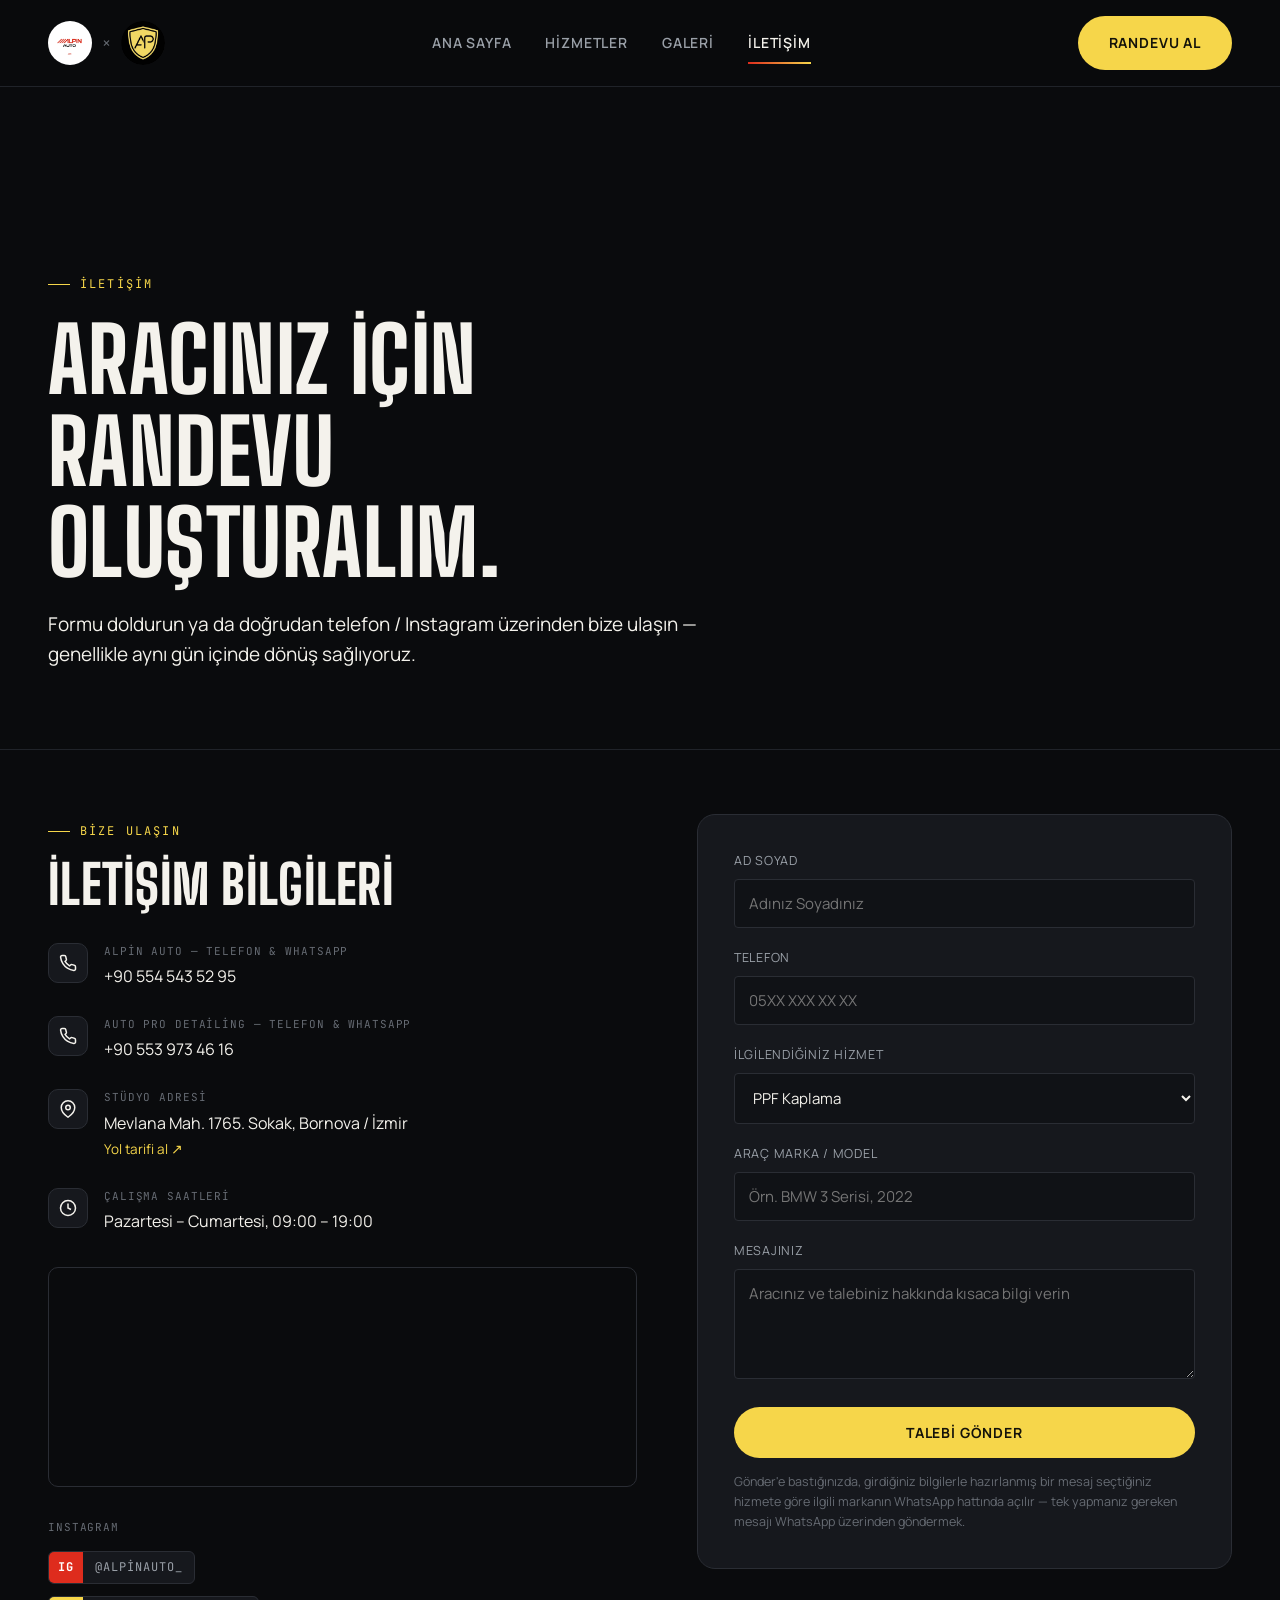
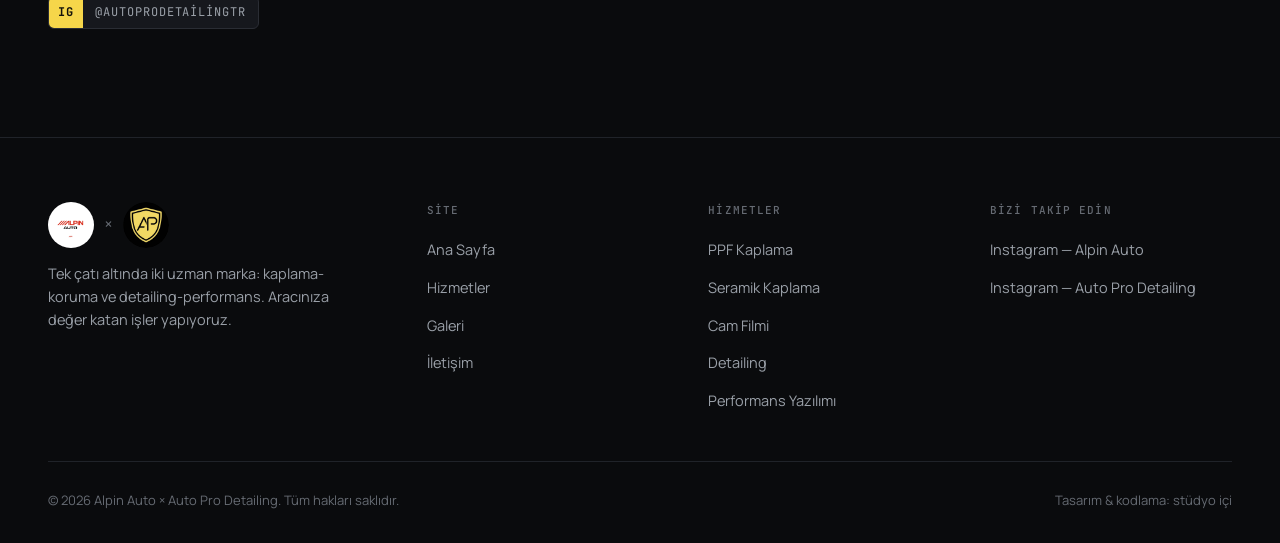
<file: iletisim.html>
<!DOCTYPE html>
<html lang="tr">
<head>
<meta charset="UTF-8">
<meta name="viewport" content="width=device-width, initial-scale=1.0">
<title>İletişim ve Randevu | Alpin Auto × Auto Pro Detailing</title>
<meta name="description" content="Randevu almak için bize ulaşın. Mevlana Mah. 1765. Sokak, Bornova / İzmir. Alpin Auto ve Auto Pro Detailing WhatsApp hattı üzerinden hızlı dönüş.">
<meta name="keywords" content="PPF kaplama randevu, seramik kaplama randevu Bornova, İzmir oto detailing iletişim">
<link rel="canonical" href="https://www.alpinautopro.com/iletisim.html">
<meta name="robots" content="index, follow">
<meta name="author" content="Alpin Auto × Auto Pro Detailing">
<meta property="og:type" content="website">
<meta property="og:locale" content="tr_TR">
<meta property="og:site_name" content="Alpin Auto × Auto Pro Detailing">
<meta property="og:title" content="İletişim ve Randevu | Alpin Auto × Auto Pro Detailing">
<meta property="og:description" content="Randevu almak için bize ulaşın. Mevlana Mah. 1765. Sokak, Bornova / İzmir. Alpin Auto ve Auto Pro Detailing WhatsApp hattı üzerinden hızlı dönüş.">
<meta property="og:image" content="https://www.alpinautopro.com/gallery-mercedes.jpg">
<meta property="og:url" content="https://www.alpinautopro.com/iletisim.html">
<meta name="twitter:card" content="summary_large_image">
<meta name="twitter:title" content="İletişim ve Randevu | Alpin Auto × Auto Pro Detailing">
<meta name="twitter:description" content="Randevu almak için bize ulaşın. Mevlana Mah. 1765. Sokak, Bornova / İzmir. Alpin Auto ve Auto Pro Detailing WhatsApp hattı üzerinden hızlı dönüş.">
<meta name="twitter:image" content="https://www.alpinautopro.com/gallery-mercedes.jpg">
<link rel="icon" href="/favicon.ico" sizes="any">
<link rel="icon" type="image/png" sizes="32x32" href="/favicon-32.png">
<link rel="icon" type="image/png" sizes="192x192" href="/favicon-192.png">
<link rel="apple-touch-icon" href="/favicon-180.png">
<meta name="theme-color" content="#0a0b0d">
<link rel="preconnect" href="https://fonts.googleapis.com">
<link rel="preconnect" href="https://fonts.gstatic.com" crossorigin>
<link href="https://fonts.googleapis.com/css2?family=Big+Shoulders+Display:wght@600;700;800;900&family=Manrope:wght@400;500;600;700;800&family=JetBrains+Mono:wght@400;500;600&display=swap" rel="stylesheet">
<link rel="stylesheet" href="/style.css?v=2">
<script type="application/ld+json">
{
  "@context": "https://schema.org",
  "@graph": [
    {
      "@type": "AutomotiveBusiness",
      "@id": "https://www.alpinautopro.com/#alpin-auto",
      "name": "Alpin Auto",
      "alternateName": "Alpin Auto Bakım Kaplama Merkezi",
      "description": "PPF kaplama, seramik kaplama ve cam filmi uygulayan araç bakım ve koruma merkezi.",
      "image": "https://www.alpinautopro.com/alpin-logo.png",
      "url": "https://www.alpinautopro.com/",
      "telephone": "+905545435295",
      "priceRange": "₺₺",
      "address": {
        "@type": "PostalAddress",
        "streetAddress": "1765. Sokak, Mevlana Mah.",
        "addressLocality": "Bornova",
        "addressRegion": "İzmir",
        "addressCountry": "TR"
      },
      "areaServed": "İzmir",
      "openingHoursSpecification": {
        "@type": "OpeningHoursSpecification",
        "dayOfWeek": ["Monday","Tuesday","Wednesday","Thursday","Friday","Saturday"],
        "opens": "09:00",
        "closes": "19:00"
      },
      "sameAs": ["https://instagram.com/alpinauto_"],
      "makesOffer": [
        {"@type": "Offer", "itemOffered": {"@type": "Service", "name": "PPF Kaplama"}},
        {"@type": "Offer", "itemOffered": {"@type": "Service", "name": "Seramik Kaplama"}},
        {"@type": "Offer", "itemOffered": {"@type": "Service", "name": "Cam Filmi"}}
      ]
    },
    {
      "@type": "AutomotiveBusiness",
      "@id": "https://www.alpinautopro.com/#auto-pro-detailing",
      "name": "Auto Pro Detailing",
      "description": "Auto detailing ve araç performans yazılımı hizmeti veren bakım merkezi.",
      "image": "https://www.alpinautopro.com/autopro-logo.png",
      "url": "https://www.alpinautopro.com/",
      "telephone": "+905539734616",
      "priceRange": "₺₺",
      "address": {
        "@type": "PostalAddress",
        "streetAddress": "1765. Sokak, Mevlana Mah.",
        "addressLocality": "Bornova",
        "addressRegion": "İzmir",
        "addressCountry": "TR"
      },
      "areaServed": "İzmir",
      "openingHoursSpecification": {
        "@type": "OpeningHoursSpecification",
        "dayOfWeek": ["Monday","Tuesday","Wednesday","Thursday","Friday","Saturday"],
        "opens": "09:00",
        "closes": "19:00"
      },
      "sameAs": ["https://instagram.com/autoprodetailingtr"],
      "makesOffer": [
        {"@type": "Offer", "itemOffered": {"@type": "Service", "name": "Auto Detailing"}},
        {"@type": "Offer", "itemOffered": {"@type": "Service", "name": "Performans Yazılımı (ECU Optimizasyonu)"}}
      ]
    }
  ]
}
</script>
</head>
<body>

<header class="topbar">
  <div class="topbar-inner">
    <a href="/index.html" class="brandmark-logos">
      <img src="/alpin-logo.png" alt="Alpin Auto logosu" class="logo-alpin">
      <span class="divider-x">×</span>
      <img src="/autopro-logo.png" alt="Auto Pro Detailing logosu" class="logo-autopro">
    </a>
    <nav class="nav-links" id="navLinks">
      <a href="/index.html" data-page="index.html">Ana Sayfa</a>
      <a href="/hizmetler.html" data-page="hizmetler.html">Hizmetler</a>
      <a href="/galeri.html" data-page="galeri.html">Galeri</a>
      <a href="/iletisim.html" data-page="iletisim.html">İletişim</a>
    </nav>
    <a href="/iletisim.html" class="btn nav-cta">Randevu Al</a>
    <button class="nav-toggle" aria-label="Menüyü aç" aria-expanded="false">
      <span></span><span></span><span></span>
    </button>
  </div>
</header>

<section class="page-hero">
  <div class="container">
    <span class="eyebrow">İletişim</span>
    <h1 style="max-width:16ch;">Aracınız için randevu oluşturalım.</h1>
    <p class="lead">Formu doldurun ya da doğrudan telefon / Instagram üzerinden bize ulaşın — genellikle aynı gün içinde dönüş sağlıyoruz.</p>
  </div>
</section>

<section style="padding-top:64px;">
  <div class="container">
    <div class="contact-grid">

      <div class="reveal">
        <span class="eyebrow">Bize Ulaşın</span>
        <h2>İletişim Bilgileri</h2>

        <div class="contact-list">
          <div class="row">
            <div class="ico"><svg width="18" height="18" viewBox="0 0 24 24" fill="none" stroke="currentColor" stroke-width="2"><path d="M22 16.92v3a2 2 0 0 1-2.18 2 19.79 19.79 0 0 1-8.63-3.07 19.5 19.5 0 0 1-6-6 19.79 19.79 0 0 1-3.07-8.67A2 2 0 0 1 4.11 2h3a2 2 0 0 1 2 1.72c.127.96.362 1.903.7 2.81a2 2 0 0 1-.45 2.11L8.09 9.91a16 16 0 0 0 6 6l1.27-1.27a2 2 0 0 1 2.11-.45c.907.338 1.85.573 2.81.7A2 2 0 0 1 22 16.92z"/></svg></div>
            <div>
              <div class="lbl">Alpin Auto — Telefon &amp; WhatsApp</div>
              <div class="val"><a href="tel:+905545435295">+90 554 543 52 95</a></div>
            </div>
          </div>
          <div class="row">
            <div class="ico"><svg width="18" height="18" viewBox="0 0 24 24" fill="none" stroke="currentColor" stroke-width="2"><path d="M22 16.92v3a2 2 0 0 1-2.18 2 19.79 19.79 0 0 1-8.63-3.07 19.5 19.5 0 0 1-6-6 19.79 19.79 0 0 1-3.07-8.67A2 2 0 0 1 4.11 2h3a2 2 0 0 1 2 1.72c.127.96.362 1.903.7 2.81a2 2 0 0 1-.45 2.11L8.09 9.91a16 16 0 0 0 6 6l1.27-1.27a2 2 0 0 1 2.11-.45c.907.338 1.85.573 2.81.7A2 2 0 0 1 22 16.92z"/></svg></div>
            <div>
              <div class="lbl">Auto Pro Detailing — Telefon &amp; WhatsApp</div>
              <div class="val"><a href="tel:+905539734616">+90 553 973 46 16</a></div>
            </div>
          </div>
          <div class="row">
            <div class="ico"><svg width="18" height="18" viewBox="0 0 24 24" fill="none" stroke="currentColor" stroke-width="2"><path d="M21 10c0 7-9 13-9 13s-9-6-9-13a9 9 0 0 1 18 0z"/><circle cx="12" cy="10" r="3"/></svg></div>
            <div>
              <div class="lbl">Stüdyo Adresi</div>
              <div class="val">Mevlana Mah. 1765. Sokak, Bornova / İzmir<br><a href="https://maps.app.goo.gl/jc2HnYiZy7zPfW488?g_st=ic" target="_blank" rel="noopener" style="font-size:13.5px; color:var(--autopro);">Yol tarifi al ↗</a></div>
            </div>
          </div>
          <div class="row">
            <div class="ico"><svg width="18" height="18" viewBox="0 0 24 24" fill="none" stroke="currentColor" stroke-width="2"><circle cx="12" cy="12" r="10"/><path d="M12 6v6l4 2"/></svg></div>
            <div>
              <div class="lbl">Çalışma Saatleri</div>
              <div class="val">Pazartesi – Cumartesi, 09:00 – 19:00</div>
            </div>
          </div>
        </div>

        <div style="margin-top:32px; border:1px solid var(--border); border-radius:var(--radius-md); overflow:hidden; height:220px;">
          <iframe
            src="https://www.google.com/maps?q=Mevlana+1765.+Sokak+Bornova+Izmir&output=embed"
            width="100%" height="100%" style="border:0;"
            loading="lazy" referrerpolicy="no-referrer-when-downgrade"
            title="Alpin Auto ve Auto Pro Detailing stüdyo konumu haritası"></iframe>
        </div>

        <div style="margin-top:32px;">
          <div class="lbl" style="font-family:var(--font-mono); font-size:11px; text-transform:uppercase; letter-spacing:0.08em; color:var(--text-faint); margin-bottom:14px;">Instagram</div>
          <div style="display:flex; flex-direction:column; gap:12px;">
            <a href="https://instagram.com/alpinauto_" target="_blank" rel="noopener" class="plate-tag alpin" style="width:fit-content;"><span>IG</span><span>@alpinauto_</span></a>
            <a href="https://instagram.com/autoprodetailingtr" target="_blank" rel="noopener" class="plate-tag autopro" style="width:fit-content;"><span>IG</span><span>@autoprodetailingtr</span></a>
          </div>
        </div>
      </div>

      <div class="reveal">
        <form class="form-card" id="contactForm">
          <div class="field">
            <label for="name">Ad Soyad</label>
            <input type="text" id="name" name="name" placeholder="Adınız Soyadınız" required>
          </div>
          <div class="field">
            <label for="phone">Telefon</label>
            <input type="tel" id="phone" name="phone" placeholder="05XX XXX XX XX" required>
          </div>
          <div class="field">
            <label for="service">İlgilendiğiniz Hizmet</label>
            <select id="service" name="service">
              <option>PPF Kaplama</option>
              <option>Seramik Kaplama</option>
              <option>Cam Filmi</option>
              <option>Auto Detailing</option>
              <option>Performans Yazılımı</option>
              <option>Birden fazla / Emin değilim</option>
            </select>
          </div>
          <div class="field">
            <label for="vehicle">Araç Marka / Model</label>
            <input type="text" id="vehicle" name="vehicle" placeholder="Örn. BMW 3 Serisi, 2022">
          </div>
          <div class="field">
            <label for="message">Mesajınız</label>
            <textarea id="message" name="message" placeholder="Aracınız ve talebiniz hakkında kısaca bilgi verin"></textarea>
          </div>
          <button type="submit" class="btn btn-primary" style="width:100%; justify-content:center;">Talebi Gönder</button>
          <p class="form-note">Gönder'e bastığınızda, girdiğiniz bilgilerle hazırlanmış bir mesaj seçtiğiniz hizmete göre ilgili markanın WhatsApp hattında açılır — tek yapmanız gereken mesajı WhatsApp üzerinden göndermek.</p>
        </form>
      </div>
    </div>
  </div>
</section>

<footer>
  <div class="container">
    <div class="footer-grid">
      <div class="footer-brand">
        <div class="brandmark-logos">
          <img src="/alpin-logo.png" alt="Alpin Auto logosu" class="logo-alpin">
          <span class="divider-x">×</span>
          <img src="/autopro-logo.png" alt="Auto Pro Detailing logosu" class="logo-autopro">
        </div>
        <p>Tek çatı altında iki uzman marka: kaplama-koruma ve detailing-performans. Aracınıza değer katan işler yapıyoruz.</p>
      </div>
      <div>
        <h5>Site</h5>
        <ul>
          <li><a href="/index.html">Ana Sayfa</a></li>
          <li><a href="/hizmetler.html">Hizmetler</a></li>
          <li><a href="/galeri.html">Galeri</a></li>
          <li><a href="/iletisim.html">İletişim</a></li>
        </ul>
      </div>
      <div>
        <h5>Hizmetler</h5>
        <ul>
          <li><a href="/hizmetler.html#ppf">PPF Kaplama</a></li>
          <li><a href="/hizmetler.html#seramik">Seramik Kaplama</a></li>
          <li><a href="/hizmetler.html#cam-filmi">Cam Filmi</a></li>
          <li><a href="/hizmetler.html#detailing">Detailing</a></li>
          <li><a href="/hizmetler.html#yazilim">Performans Yazılımı</a></li>
        </ul>
      </div>
      <div>
        <h5>Bizi Takip Edin</h5>
        <ul>
          <li><a href="https://instagram.com/alpinauto_" target="_blank" rel="noopener">Instagram — Alpin Auto</a></li>
          <li><a href="https://instagram.com/autoprodetailingtr" target="_blank" rel="noopener">Instagram — Auto Pro Detailing</a></li>
        </ul>
      </div>
    </div>
    <div class="footer-bottom">
      <span>© <span id="year">2026</span> Alpin Auto × Auto Pro Detailing. Tüm hakları saklıdır.</span>
      <span>Tasarım &amp; kodlama: stüdyo içi</span>
    </div>
  </div>
</footer>

<script src="/main.js?v=2"></script>
<script>
  const form = document.getElementById('contactForm');
  const ALPIN_WA = '905545435295';
  const AUTOPRO_WA = '905539734616';
  const ALPIN_SERVICES = ['PPF Kaplama', 'Seramik Kaplama', 'Cam Filmi'];

  if (form) {
    form.addEventListener('submit', (e) => {
      e.preventDefault();

      const name = form.name.value.trim();
      const phone = form.phone.value.trim();
      const service = form.service.value;
      const vehicle = form.vehicle.value.trim();
      const message = form.message.value.trim();

      const target = ALPIN_SERVICES.includes(service) ? ALPIN_WA : AUTOPRO_WA;

      const lines = [
        'Merhaba, web sitesi üzerinden randevu talebi bırakıyorum:',
        `Ad Soyad: ${name}`,
        `Telefon: ${phone}`,
        `İlgilendiğim Hizmet: ${service}`,
        vehicle ? `Araç: ${vehicle}` : null,
        message ? `Mesaj: ${message}` : null,
      ].filter(Boolean).join('\n');

      const waUrl = `https://wa.me/${target}?text=${encodeURIComponent(lines)}`;

      const btn = form.querySelector('button[type="submit"]');
      btn.textContent = 'WhatsApp\'a yönlendiriliyor...';
      btn.style.opacity = '0.7';

      window.open(waUrl, '_blank', 'noopener');

      setTimeout(() => {
        btn.textContent = 'Talebi Gönder';
        btn.style.opacity = '1';
      }, 2500);
    });
  }
</script>
</body>
</html>
</file>
<file: style.css>
/* ==========================================================================
   ALPIN AUTO × AUTO PRO DETAILING — Ortak Stil Sistemi
   Tasarım dili: karanlık stüdyo + tavan LED şerit motifi + plaka etiketleri
   ========================================================================== */

/* Fontlar performans için her HTML sayfasının <head> bölümünde <link> ile yüklenir. */

:root {
  /* --- Renkler --- */
  --bg: #0a0b0d;
  --bg-soft: #101216;
  --surface: #16181d;
  --surface-raised: #1c1f25;
  --border: #2a2d34;
  --border-soft: #202329;
  --text: #f4f2ec;
  --text-muted: #9aa0a8;
  --text-faint: #666b73;

  --alpin: #de2c1d;
  --alpin-dim: #7a1a12;
  --autopro: #f6d64a;
  --autopro-dim: #8a7524;
  --glow: #ffe8b0;

  --accent: var(--autopro); /* varsayılan vurgu, JS ile bölüm bazlı değişebilir */

  /* --- Tipografi --- */
  --font-display: 'Big Shoulders Display', sans-serif;
  --font-body: 'Manrope', sans-serif;
  --font-mono: 'JetBrains Mono', monospace;

  /* --- Ölçüler --- */
  --container: 1240px;
  --radius-sm: 4px;
  --radius-md: 10px;
  --radius-lg: 18px;
}

* { margin: 0; padding: 0; box-sizing: border-box; }

html {
  scroll-behavior: smooth;
  overflow-x: hidden;
  width: 100%;
}

body {
  background: var(--bg);
  color: var(--text);
  font-family: var(--font-body);
  font-size: 16px;
  line-height: 1.6;
  -webkit-font-smoothing: antialiased;
  overflow-x: hidden;
  width: 100%;
  max-width: 100vw;
  position: relative;
}

@media (prefers-reduced-motion: reduce) {
  html { scroll-behavior: auto; }
  * { animation-duration: 0.001ms !important; animation-iteration-count: 1 !important; transition-duration: 0.001ms !important; }
}

img { max-width: 100%; display: block; }
a { color: inherit; text-decoration: none; }
ul { list-style: none; }
button { font-family: inherit; cursor: pointer; }

::selection { background: var(--autopro); color: #0a0b0d; }

:focus-visible {
  outline: 2px solid var(--autopro);
  outline-offset: 3px;
  border-radius: 2px;
}

.container {
  max-width: var(--container);
  margin: 0 auto;
  padding: 0 28px;
}

.eyebrow {
  font-family: var(--font-mono);
  font-size: 12px;
  letter-spacing: 0.18em;
  text-transform: uppercase;
  color: var(--accent);
  display: inline-flex;
  align-items: center;
  gap: 10px;
  margin-bottom: 16px;
}
.eyebrow::before {
  content: '';
  width: 22px;
  height: 1px;
  background: currentColor;
}

h1, h2, h3, h4 {
  font-family: var(--font-display);
  font-weight: 800;
  letter-spacing: 0.005em;
  text-transform: uppercase;
  line-height: 1.02;
}

h1 { font-size: clamp(42px, 7vw, 92px); }
h2 { font-size: clamp(32px, 4.4vw, 54px); }
h3 { font-size: clamp(22px, 2.6vw, 30px); }

p { color: var(--text-muted); }
p.lead { font-size: 19px; color: var(--text); max-width: 60ch; }

/* ==========================================================================
   IŞIK ŞERİDİ — imza motif (stüdyo tavanındaki LED hatlarından)
   ========================================================================== */

.light-rail {
  position: relative;
  height: 2px;
  width: 100%;
  background: linear-gradient(90deg, transparent, var(--border) 12%, var(--border) 88%, transparent);
  overflow: visible;
}
.light-rail::after {
  content: '';
  position: absolute;
  top: -1px;
  left: 0;
  width: 140px;
  height: 4px;
  background: linear-gradient(90deg, transparent, var(--glow), transparent);
  filter: blur(1px);
  animation: rail-sweep 5.5s ease-in-out infinite;
  box-shadow: 0 0 18px 2px var(--glow);
}
@keyframes rail-sweep {
  0% { left: -10%; opacity: 0; }
  10% { opacity: 1; }
  50% { left: 55%; opacity: 1; }
  90% { opacity: 1; }
  100% { left: 110%; opacity: 0; }
}

.section-divider {
  padding: 0 28px;
}

/* ==========================================================================
   ÜST BAR / NAVİGASYON
   ========================================================================== */

.topbar {
  position: sticky;
  top: 0;
  z-index: 100;
  background: rgba(10, 11, 13, 0.86);
  backdrop-filter: blur(14px);
  border-bottom: 1px solid var(--border-soft);
}

.topbar-inner {
  max-width: var(--container);
  margin: 0 auto;
  padding: 16px 28px;
  display: flex;
  align-items: center;
  justify-content: space-between;
  gap: 24px;
}

.brandmark-logos {
  display: flex;
  align-items: center;
  gap: 10px;
  flex-shrink: 0;
}
.brandmark-logos img {
  height: 44px;
  width: 44px;
  border-radius: 50%;
  object-fit: contain;
  display: block;
}
.brandmark-logos .logo-alpin {
  background: #fff;
  padding: 5px;
  box-sizing: border-box;
}
.brandmark-logos .divider-x {
  color: var(--text-faint);
  font-family: var(--font-mono);
  font-size: 15px;
  line-height: 1;
}
footer .brandmark-logos img { height: 46px; width: 46px; }

.brandmark {
  display: flex;
  align-items: center;
  gap: 12px;
  font-family: var(--font-display);
  font-weight: 800;
  font-size: 20px;
  text-transform: uppercase;
  letter-spacing: 0.02em;
  white-space: nowrap;
}
.brandmark .divider-x {
  color: var(--text-faint);
  font-family: var(--font-mono);
  font-size: 13px;
  font-weight: 400;
}
.brandmark .a-part { color: var(--alpin); }
.brandmark .p-part { color: var(--autopro); }

.nav-links {
  display: flex;
  align-items: center;
  gap: 34px;
}
.nav-links a {
  font-size: 14px;
  font-weight: 600;
  color: var(--text-muted);
  text-transform: uppercase;
  letter-spacing: 0.06em;
  position: relative;
  padding: 4px 0;
  transition: color 0.2s ease;
}
.nav-links a:hover,
.nav-links a[aria-current="page"] { color: var(--text); }
.nav-links a[aria-current="page"]::after {
  content: '';
  position: absolute;
  left: 0; right: 0; bottom: -6px;
  height: 2px;
  background: linear-gradient(90deg, var(--alpin), var(--autopro));
}

.nav-cta {
  display: inline-flex;
  align-items: center;
  gap: 8px;
  padding: 10px 20px;
  border-radius: 999px;
  background: var(--autopro);
  color: #14130a;
  font-size: 13px;
  font-weight: 700;
  text-transform: uppercase;
  letter-spacing: 0.05em;
  transition: transform 0.2s ease, box-shadow 0.2s ease;
}
.nav-cta:hover { transform: translateY(-1px); box-shadow: 0 6px 22px -6px rgba(246, 214, 74, 0.55); }

.nav-toggle {
  display: none;
  flex-direction: column;
  gap: 5px;
  background: none;
  border: none;
  padding: 6px;
}
.nav-toggle span { width: 22px; height: 2px; background: var(--text); }

@media (max-width: 900px) {
  .nav-links {
    position: fixed;
    top: 68px; left: 0; right: 0; bottom: 0;
    width: 100%;
    max-width: 100vw;
    background: var(--bg);
    flex-direction: column;
    justify-content: flex-start;
    padding: 40px 28px;
    gap: 26px;
    transform: translateX(100%);
    visibility: hidden;
    transition: transform 0.32s ease, visibility 0s linear 0.32s;
    z-index: 90;
    box-sizing: border-box;
    overflow-y: auto;
  }
  .nav-links.open {
    transform: translateX(0);
    visibility: visible;
    transition: transform 0.32s ease, visibility 0s linear 0s;
  }
  .nav-links a { font-size: 20px; }
  .nav-toggle { display: flex; }
  .nav-cta { display: none; }
}

/* ==========================================================================
   PLAKA ETİKETİ — "plate tag" bileşeni (gerçek TR plakalarından ilham)
   ========================================================================== */

.plate-tag {
  display: inline-flex;
  align-items: stretch;
  border: 1.5px solid var(--border);
  border-radius: 6px;
  overflow: hidden;
  font-family: var(--font-mono);
  font-size: 12px;
  letter-spacing: 0.08em;
  background: var(--surface);
}
.plate-tag span:first-child {
  background: var(--accent);
  color: #14130a;
  padding: 6px 9px;
  font-weight: 700;
}
.plate-tag span:last-child {
  padding: 6px 12px;
  color: var(--text-muted);
  text-transform: uppercase;
}
.plate-tag.alpin { --accent: var(--alpin); }
.plate-tag.alpin span:first-child { color: #fff; }
.plate-tag.autopro { --accent: var(--autopro); }

/* ==========================================================================
   BUTONLAR
   ========================================================================== */

.btn {
  display: inline-flex;
  align-items: center;
  gap: 10px;
  padding: 15px 30px;
  border-radius: 999px;
  font-size: 14px;
  font-weight: 700;
  text-transform: uppercase;
  letter-spacing: 0.06em;
  border: 1px solid transparent;
  transition: transform 0.2s ease, box-shadow 0.2s ease, background 0.2s ease, border-color 0.2s ease;
}
.btn-primary { background: var(--autopro); color: #14130a; }
.btn-primary:hover { transform: translateY(-2px); box-shadow: 0 10px 26px -8px rgba(246, 214, 74, 0.5); }
.btn-ghost { border-color: var(--border); color: var(--text); }
.btn-ghost:hover { border-color: var(--text-muted); background: var(--surface); }
.btn-alpin { background: var(--alpin); color: #fff; }
.btn-alpin:hover { transform: translateY(-2px); box-shadow: 0 10px 26px -8px rgba(222, 44, 29, 0.5); }

/* ==========================================================================
   HERO
   ========================================================================== */

.hero {
  position: relative;
  min-height: 92vh;
  display: flex;
  align-items: flex-end;
  overflow: hidden;
  border-bottom: 1px solid var(--border-soft);
}
.hero-bg {
  position: absolute;
  inset: 0;
  background-size: cover;
  background-position: center 30%;
  filter: saturate(1.05);
}
.hero-bg::after {
  content: '';
  position: absolute;
  inset: 0;
  background:
    linear-gradient(180deg, rgba(10,11,13,0.35) 0%, rgba(10,11,13,0.55) 45%, var(--bg) 96%),
    linear-gradient(90deg, rgba(10,11,13,0.75) 0%, transparent 45%);
}
.hero-inner {
  position: relative;
  z-index: 2;
  width: 100%;
  padding: 0 28px 72px;
  max-width: var(--container);
  margin: 0 auto;
}
.hero h1 {
  max-width: 15ch;
  margin-bottom: 22px;
}
.hero h1 .hl-a { color: var(--alpin); }
.hero h1 .hl-p { color: var(--autopro); }
.hero-foot {
  display: flex;
  flex-wrap: wrap;
  align-items: center;
  gap: 18px;
  margin-top: 34px;
}

.hero-marks {
  position: absolute;
  top: 32px;
  right: 28px;
  z-index: 2;
  display: flex;
  gap: 14px;
}
.hero-marks img { width: 54px; height: 54px; border-radius: 50%; }

/* ==========================================================================
   BÖLÜM BAŞLIKLARI
   ========================================================================== */

section { padding: 108px 0; }
.section-head { max-width: 640px; margin-bottom: 56px; }
.section-head.center { max-width: 640px; margin-left: auto; margin-right: auto; text-align: center; }

/* ==========================================================================
   MARKA ŞERİDİ (iki marka kartı)
   ========================================================================== */

.brand-strip {
  display: grid;
  grid-template-columns: 1fr 1fr;
  gap: 1px;
  background: var(--border);
  border: 1px solid var(--border);
  border-radius: var(--radius-lg);
  overflow: hidden;
}
.brand-card {
  background: var(--surface);
  padding: 44px 40px;
  position: relative;
  transition: background 0.3s ease;
}
.brand-card:hover { background: var(--surface-raised); }
.brand-card-head { display: flex; align-items: center; gap: 18px; margin-bottom: 18px; }
.brand-card-head img { width: 58px; height: 58px; border-radius: 50%; flex-shrink: 0; }
.brand-card h3 { margin: 0; }
.brand-card.alpin h3 { color: var(--alpin); }
.brand-card.autopro h3 { color: var(--autopro); }
.brand-card p.tag { font-family: var(--font-mono); font-size: 12px; letter-spacing: 0.1em; text-transform: uppercase; color: var(--text-faint); margin: 2px 0 0; }
.brand-card .desc { margin: 16px 0 26px; color: var(--text-muted); max-width: 46ch; }
.brand-card .brand-services { display: flex; flex-wrap: wrap; gap: 8px; }

@media (max-width: 760px) {
  .brand-strip { grid-template-columns: 1fr; }
}

/* ==========================================================================
   HİZMET KARTLARI
   ========================================================================== */

.services-grid {
  display: grid;
  grid-template-columns: repeat(3, 1fr);
  gap: 1px;
  background: var(--border);
  border: 1px solid var(--border);
  border-radius: var(--radius-lg);
  overflow: hidden;
}
@media (max-width: 980px) { .services-grid { grid-template-columns: repeat(2, 1fr); } }
@media (max-width: 620px) { .services-grid { grid-template-columns: 1fr; } }

.service-card {
  background: var(--surface);
  padding: 38px 32px;
  transition: background 0.3s ease, transform 0.3s ease;
  position: relative;
}
.service-card:hover { background: var(--surface-raised); }
.service-card .num {
  font-family: var(--font-mono);
  font-size: 12px;
  color: var(--text-faint);
  letter-spacing: 0.1em;
  margin-bottom: 22px;
  display: block;
}
.service-card h4 {
  font-family: var(--font-display);
  font-size: 24px;
  text-transform: uppercase;
  margin-bottom: 12px;
}
.service-card p { font-size: 14.5px; margin-bottom: 18px; }
.service-card .more { font-size: 13px; font-weight: 700; text-transform: uppercase; letter-spacing: 0.06em; color: var(--accent); display: inline-flex; align-items: center; gap: 6px; }
.service-card .more svg { transition: transform 0.2s ease; }
.service-card:hover .more svg { transform: translateX(4px); }

/* ==========================================================================
   İSTATİSTİK / GAUGE ŞERİDİ
   ========================================================================== */

.stat-strip {
  display: grid;
  grid-template-columns: repeat(4, 1fr);
  border-top: 1px solid var(--border-soft);
  border-bottom: 1px solid var(--border-soft);
}
.stat-item {
  padding: 40px 28px;
  border-right: 1px solid var(--border-soft);
  text-align: center;
}
.stat-item:last-child { border-right: none; }
.stat-item .num {
  font-family: var(--font-mono);
  font-size: clamp(30px, 4vw, 44px);
  font-weight: 600;
  color: var(--autopro);
  display: block;
  margin-bottom: 6px;
}
.stat-item .label { font-size: 12.5px; text-transform: uppercase; letter-spacing: 0.08em; color: var(--text-muted); }
@media (max-width: 760px) {
  .stat-strip { grid-template-columns: repeat(2, 1fr); }
  .stat-item:nth-child(2) { border-right: none; }
  .stat-item { border-bottom: 1px solid var(--border-soft); }
}

/* ==========================================================================
   GALERİ
   ========================================================================== */

.filter-bar {
  display: flex;
  flex-wrap: wrap;
  gap: 10px;
  margin-bottom: 40px;
}
.filter-btn {
  background: var(--surface);
  border: 1px solid var(--border);
  color: var(--text-muted);
  padding: 10px 18px;
  border-radius: 999px;
  font-size: 13px;
  font-weight: 600;
  text-transform: uppercase;
  letter-spacing: 0.05em;
  transition: all 0.2s ease;
}
.filter-btn:hover { color: var(--text); border-color: var(--text-muted); }
.filter-btn.active { background: var(--autopro); border-color: var(--autopro); color: #14130a; }

.gallery-grid {
  display: grid;
  grid-template-columns: repeat(4, 1fr);
  gap: 16px;
}
@media (max-width: 980px) { .gallery-grid { grid-template-columns: repeat(2, 1fr); } }
@media (max-width: 560px) { .gallery-grid { grid-template-columns: 1fr; } }

.masonry {
  columns: 4 260px;
  column-gap: 16px;
}
.masonry .gallery-item {
  break-inside: avoid;
  margin-bottom: 16px;
  width: 100%;
}
@media (max-width: 980px) { .masonry { columns: 2 220px; } }
@media (max-width: 560px) { .masonry { columns: 1; } }

.gallery-item {
  position: relative;
  border-radius: var(--radius-md);
  overflow: hidden;
  aspect-ratio: 3/4;
  border: 1px solid var(--border);
  background: var(--surface);
}
.masonry .gallery-item { aspect-ratio: auto; }
.gallery-item img {
  width: 100%; height: 100%; object-fit: cover;
  transition: transform 0.5s ease;
}
.gallery-item:hover img { transform: scale(1.06); }
.gallery-item .tag {
  position: absolute;
  left: 12px; bottom: 12px;
  z-index: 2;
}
.gallery-item::after {
  content: '';
  position: absolute; inset: 0;
  background: linear-gradient(180deg, transparent 55%, rgba(10,11,13,0.88) 100%);
  pointer-events: none;
}

/* ==========================================================================
   FİYAT TABLOLARI
   ========================================================================== */

.price-block { margin-bottom: 64px; }
.price-block-head {
  display: flex;
  align-items: baseline;
  justify-content: space-between;
  gap: 20px;
  border-bottom: 1px solid var(--border);
  padding-bottom: 18px;
  margin-bottom: 4px;
  flex-wrap: wrap;
}
.price-block-head h3 { margin: 0; }

.price-table { width: 100%; border-collapse: collapse; }
.price-table tr { border-bottom: 1px solid var(--border-soft); }
.price-table tr:last-child { border-bottom: none; }
.price-table td { padding: 20px 4px; vertical-align: top; }
.price-table td.pkg { width: 30%; }
.price-table td.pkg .name { font-family: var(--font-display); font-size: 19px; text-transform: uppercase; letter-spacing: 0.01em; }
.price-table td.pkg .plate-tag { margin-top: 8px; }
.price-table td.desc { color: var(--text-muted); font-size: 14.5px; }
.price-table td.price { text-align: right; white-space: nowrap; font-family: var(--font-mono); font-size: 18px; color: var(--autopro); font-weight: 600; }
.price-table td.price .from { display: block; font-size: 10.5px; color: var(--text-faint); font-weight: 400; letter-spacing: 0.08em; text-transform: uppercase; margin-bottom: 4px; }

@media (max-width: 700px) {
  .price-table td.desc { display: none; }
  .price-table td.pkg { width: auto; }
}

.price-note {
  margin-top: 28px;
  padding: 20px 24px;
  border: 1px dashed var(--border);
  border-radius: var(--radius-md);
  font-size: 14px;
  color: var(--text-muted);
  display: flex;
  gap: 14px;
  align-items: flex-start;
}

/* ==========================================================================
   VLT TABLOSU (Cam filmi oranları)
   ========================================================================== */

.vlt-table { width: 100%; border-collapse: collapse; margin-top: 24px; }
.vlt-table th, .vlt-table td { text-align: left; padding: 14px 12px; border-bottom: 1px solid var(--border-soft); font-size: 14px; }
.vlt-table th { font-family: var(--font-mono); font-size: 11px; text-transform: uppercase; letter-spacing: 0.08em; color: var(--text-faint); font-weight: 500; }
.vlt-table td.vlt-val { font-family: var(--font-mono); color: var(--autopro); font-weight: 600; }
.vlt-bar { height: 6px; border-radius: 3px; background: var(--border-soft); position: relative; overflow: hidden; min-width: 90px; }
.vlt-bar span { position: absolute; inset: 0; background: linear-gradient(90deg, var(--alpin), var(--autopro)); border-radius: 3px; }

/* ==========================================================================
   SSS / AKORDEON
   ========================================================================== */

.accordion-item { border-bottom: 1px solid var(--border-soft); }
.accordion-item summary {
  list-style: none;
  cursor: pointer;
  padding: 24px 4px;
  display: flex;
  align-items: center;
  justify-content: space-between;
  font-family: var(--font-display);
  font-size: 19px;
  text-transform: uppercase;
  letter-spacing: 0.01em;
}
.accordion-item summary::-webkit-details-marker { display: none; }
.accordion-item summary .plus { font-family: var(--font-mono); color: var(--autopro); font-size: 20px; transition: transform 0.25s ease; }
.accordion-item[open] summary .plus { transform: rotate(45deg); }
.accordion-item .panel { padding: 0 4px 26px; color: var(--text-muted); max-width: 68ch; }

/* ==========================================================================
   INSTAGRAM BÖLÜMÜ
   ========================================================================== */

.insta-strip {
  display: grid;
  grid-template-columns: 1fr 1fr;
  gap: 1px;
  background: var(--border);
  border: 1px solid var(--border);
  border-radius: var(--radius-lg);
  overflow: hidden;
}
.insta-card {
  background: var(--surface);
  padding: 40px;
  display: flex;
  align-items: center;
  gap: 20px;
  transition: background 0.25s ease;
}
.insta-card:hover { background: var(--surface-raised); }
.insta-card .icon {
  width: 54px; height: 54px;
  border-radius: 16px;
  display: flex; align-items: center; justify-content: center;
  flex-shrink: 0;
  background: linear-gradient(135deg, #f9ce34, #ee2a7b 60%, #6228d7);
}
.insta-card .icon svg { width: 26px; height: 26px; }
.insta-card .handle { font-family: var(--font-display); font-size: 20px; text-transform: uppercase; }
.insta-card .sub { font-size: 13px; color: var(--text-muted); }
.insta-card .go { margin-left: auto; color: var(--text-faint); font-size: 22px; }
@media (max-width: 700px) { .insta-strip { grid-template-columns: 1fr; } }

/* ==========================================================================
   İLETİŞİM
   ========================================================================== */

.contact-grid {
  display: grid;
  grid-template-columns: 1.1fr 1fr;
  gap: 60px;
}
@media (max-width: 900px) { .contact-grid { grid-template-columns: 1fr; gap: 48px; } }

.contact-list { margin-top: 30px; display: flex; flex-direction: column; gap: 26px; }
.contact-list .row { display: flex; gap: 16px; align-items: flex-start; }
.contact-list .ico { width: 40px; height: 40px; border-radius: 10px; background: var(--surface); border: 1px solid var(--border); display: flex; align-items: center; justify-content: center; flex-shrink: 0; }
.contact-list .lbl { font-family: var(--font-mono); font-size: 11px; text-transform: uppercase; letter-spacing: 0.08em; color: var(--text-faint); margin-bottom: 4px; }
.contact-list .val { font-size: 16px; color: var(--text); }
.contact-list .val a:hover { color: var(--autopro); }

.form-card {
  background: var(--surface);
  border: 1px solid var(--border);
  border-radius: var(--radius-lg);
  padding: 36px;
}
.field { margin-bottom: 20px; }
.field label { display: block; font-size: 12.5px; text-transform: uppercase; letter-spacing: 0.06em; color: var(--text-muted); margin-bottom: 8px; }
.field input, .field select, .field textarea {
  width: 100%;
  background: var(--bg-soft);
  border: 1px solid var(--border);
  border-radius: var(--radius-sm);
  padding: 13px 14px;
  color: var(--text);
  font-family: var(--font-body);
  font-size: 15px;
  transition: border-color 0.2s ease;
}
.field input:focus, .field select:focus, .field textarea:focus { border-color: var(--autopro); outline: none; }
.field textarea { min-height: 110px; resize: vertical; }
.form-note { font-size: 12.5px; color: var(--text-faint); margin-top: 14px; }

/* ==========================================================================
   FOOTER
   ========================================================================== */

footer {
  border-top: 1px solid var(--border-soft);
  padding: 64px 0 32px;
}
.footer-grid {
  display: grid;
  grid-template-columns: 1.4fr 1fr 1fr 1fr;
  gap: 40px;
  margin-bottom: 48px;
}
@media (max-width: 800px) { .footer-grid { grid-template-columns: 1fr 1fr; } }
@media (max-width: 500px) { .footer-grid { grid-template-columns: 1fr; } }

.footer-grid h5 { font-family: var(--font-mono); font-size: 11px; text-transform: uppercase; letter-spacing: 0.1em; color: var(--text-faint); margin-bottom: 18px; font-weight: 500; }
.footer-grid ul { display: flex; flex-direction: column; gap: 12px; }
.footer-grid a { color: var(--text-muted); font-size: 14.5px; }
.footer-grid a:hover { color: var(--text); }
.footer-brand p { max-width: 34ch; margin-top: 14px; font-size: 14.5px; }

.footer-bottom {
  display: flex;
  justify-content: space-between;
  align-items: center;
  padding-top: 28px;
  border-top: 1px solid var(--border-soft);
  flex-wrap: wrap;
  gap: 12px;
  font-size: 13px;
  color: var(--text-faint);
}

/* ==========================================================================
   REVEAL ANİMASYONU
   ========================================================================== */

.reveal {
  opacity: 0;
  transform: translateY(22px);
  transition: opacity 0.7s ease, transform 0.7s ease;
}
.reveal.in { opacity: 1; transform: translateY(0); }

/* ==========================================================================
   SAYFA BAŞLIĞI (iç sayfalar)
   ========================================================================== */

.page-hero {
  padding: 180px 0 80px;
  border-bottom: 1px solid var(--border-soft);
  position: relative;
}
.page-hero .eyebrow { margin-bottom: 20px; }
.page-hero p.lead { margin-top: 20px; }

.breadcrumb-tags { display: flex; gap: 10px; flex-wrap: wrap; margin-top: 32px; }
</file>
